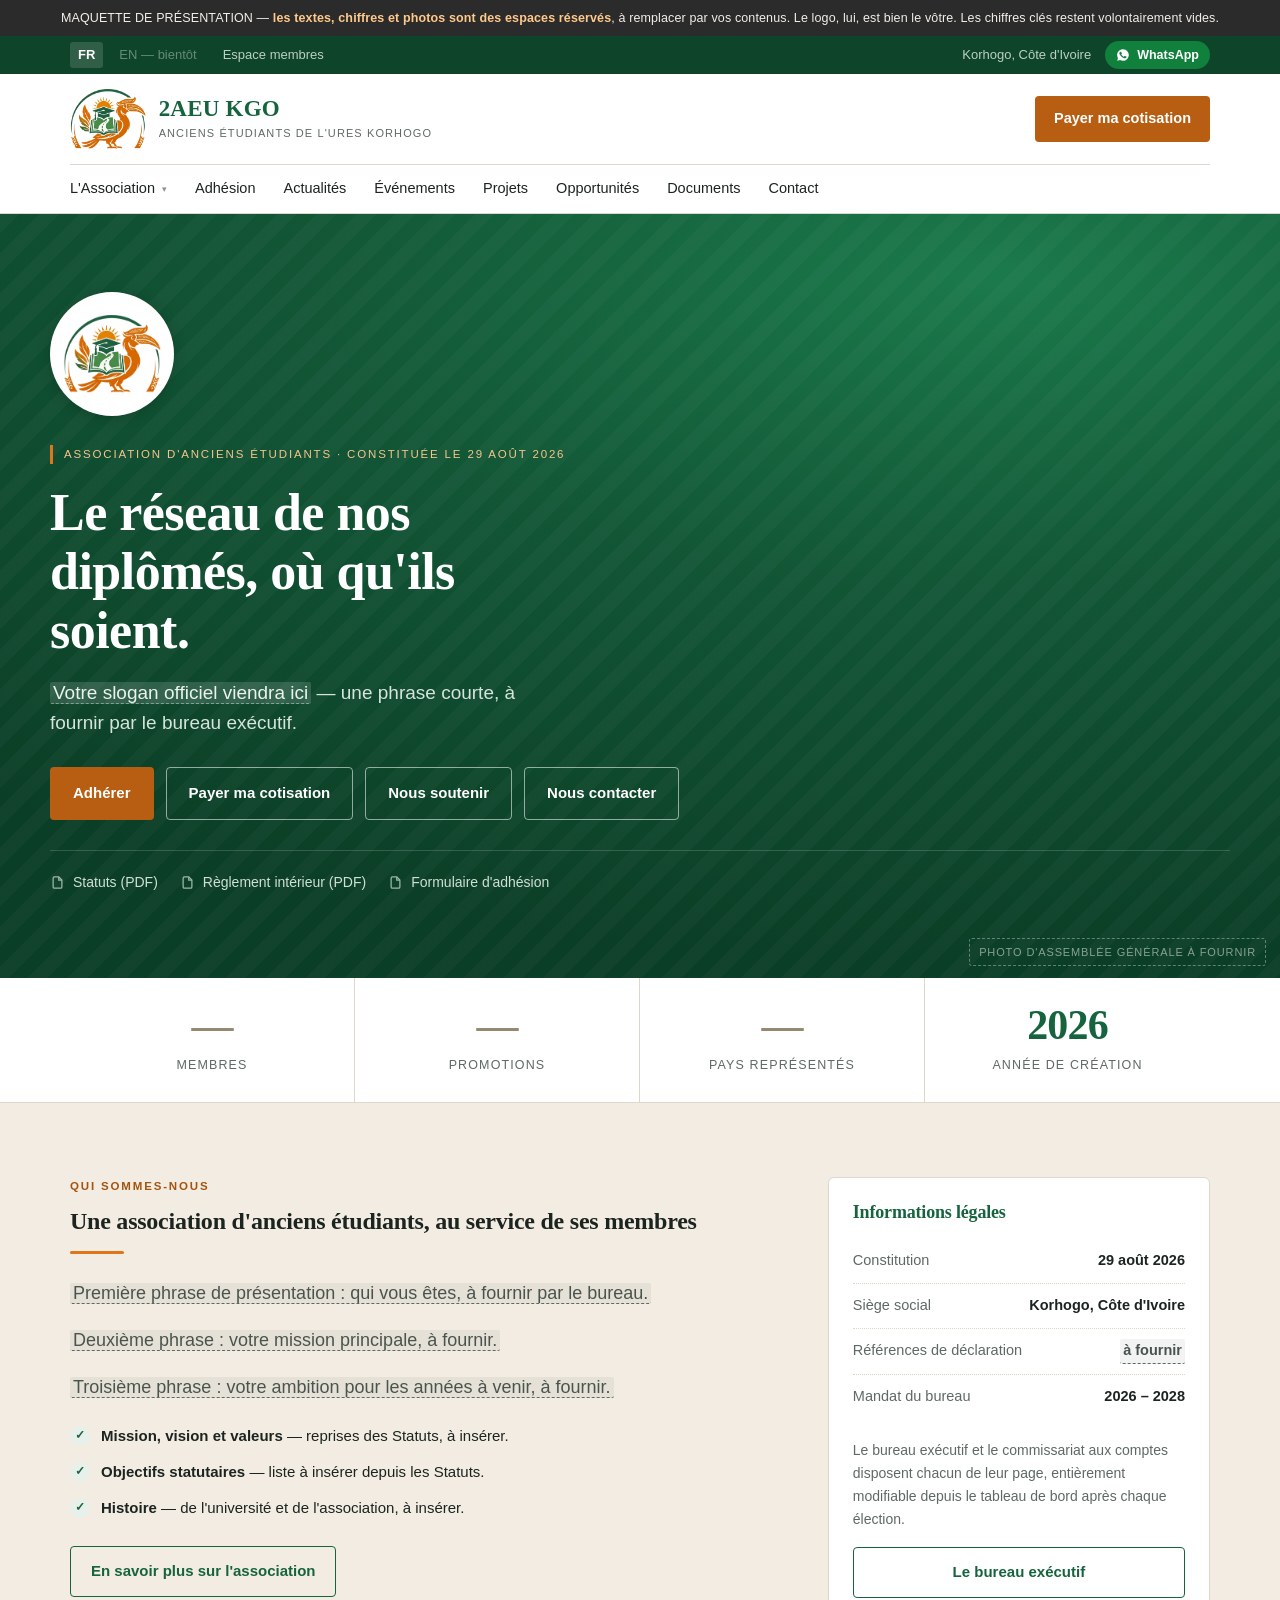
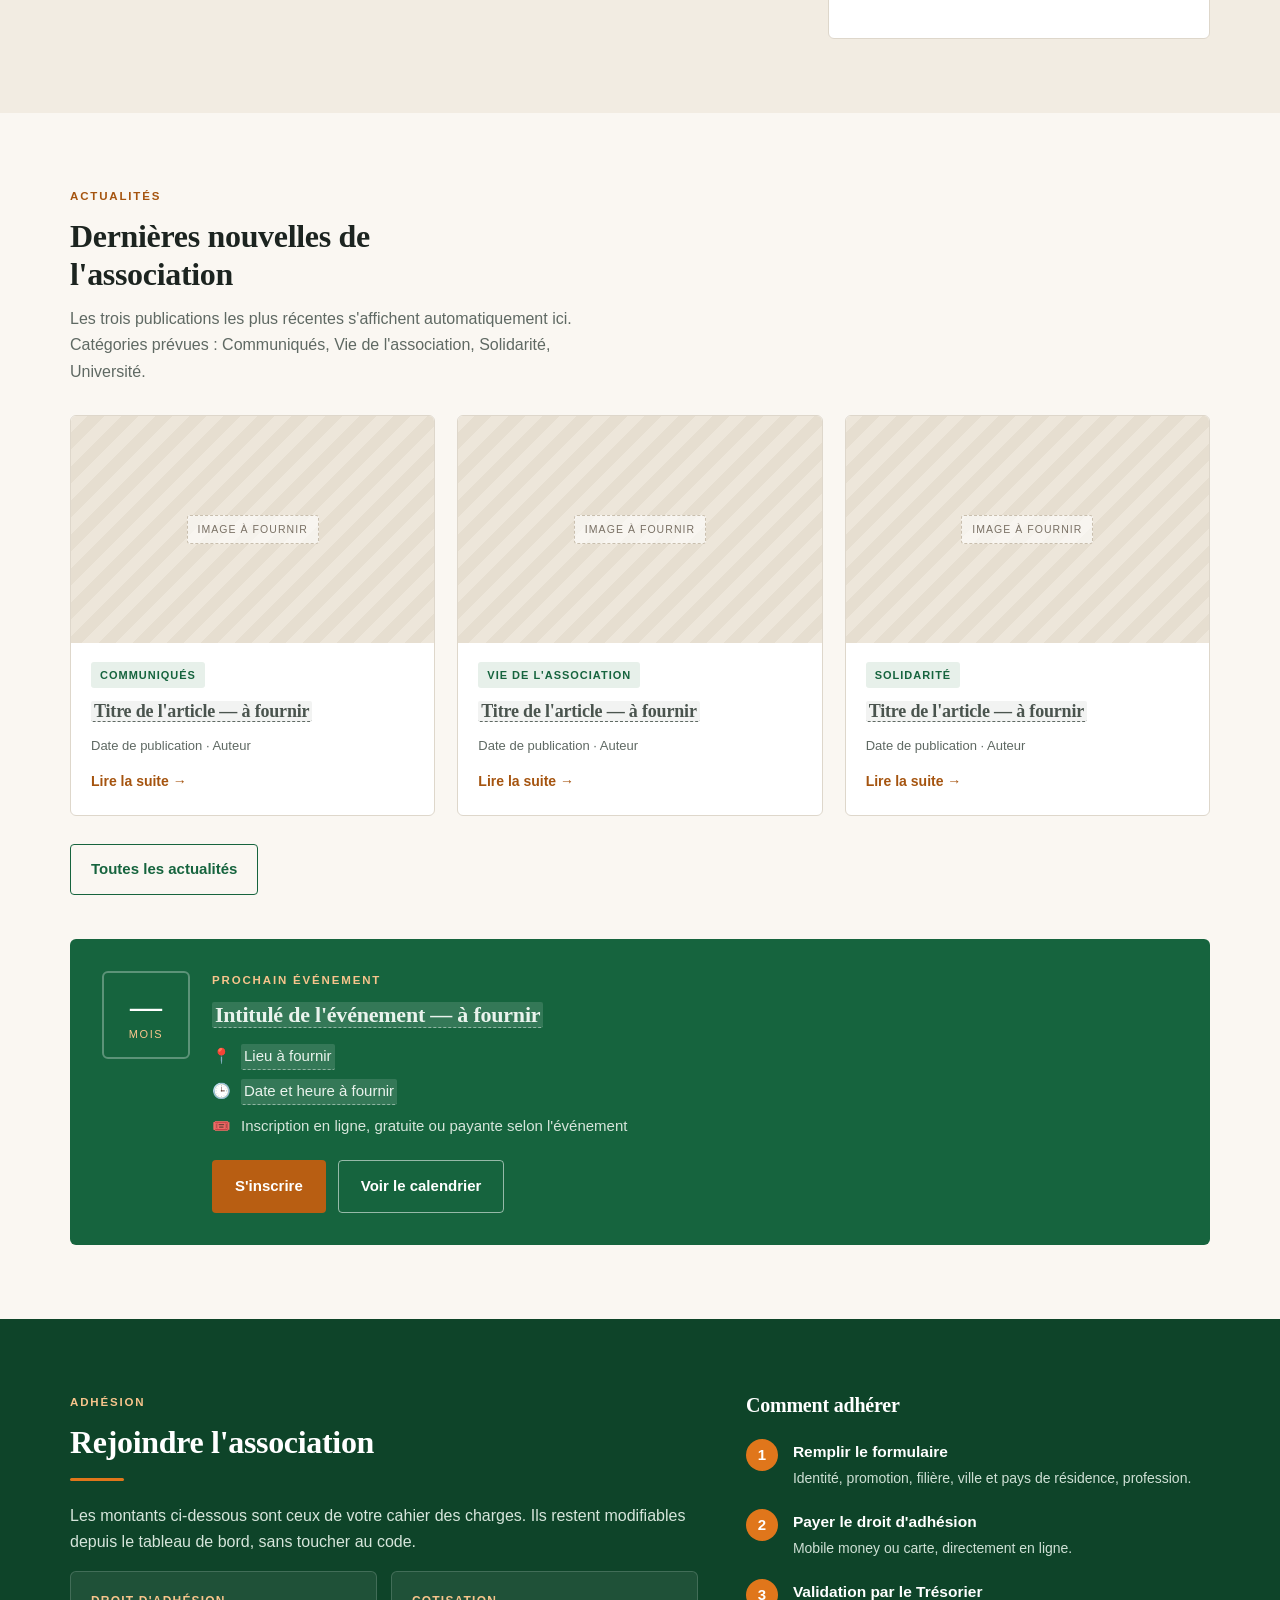
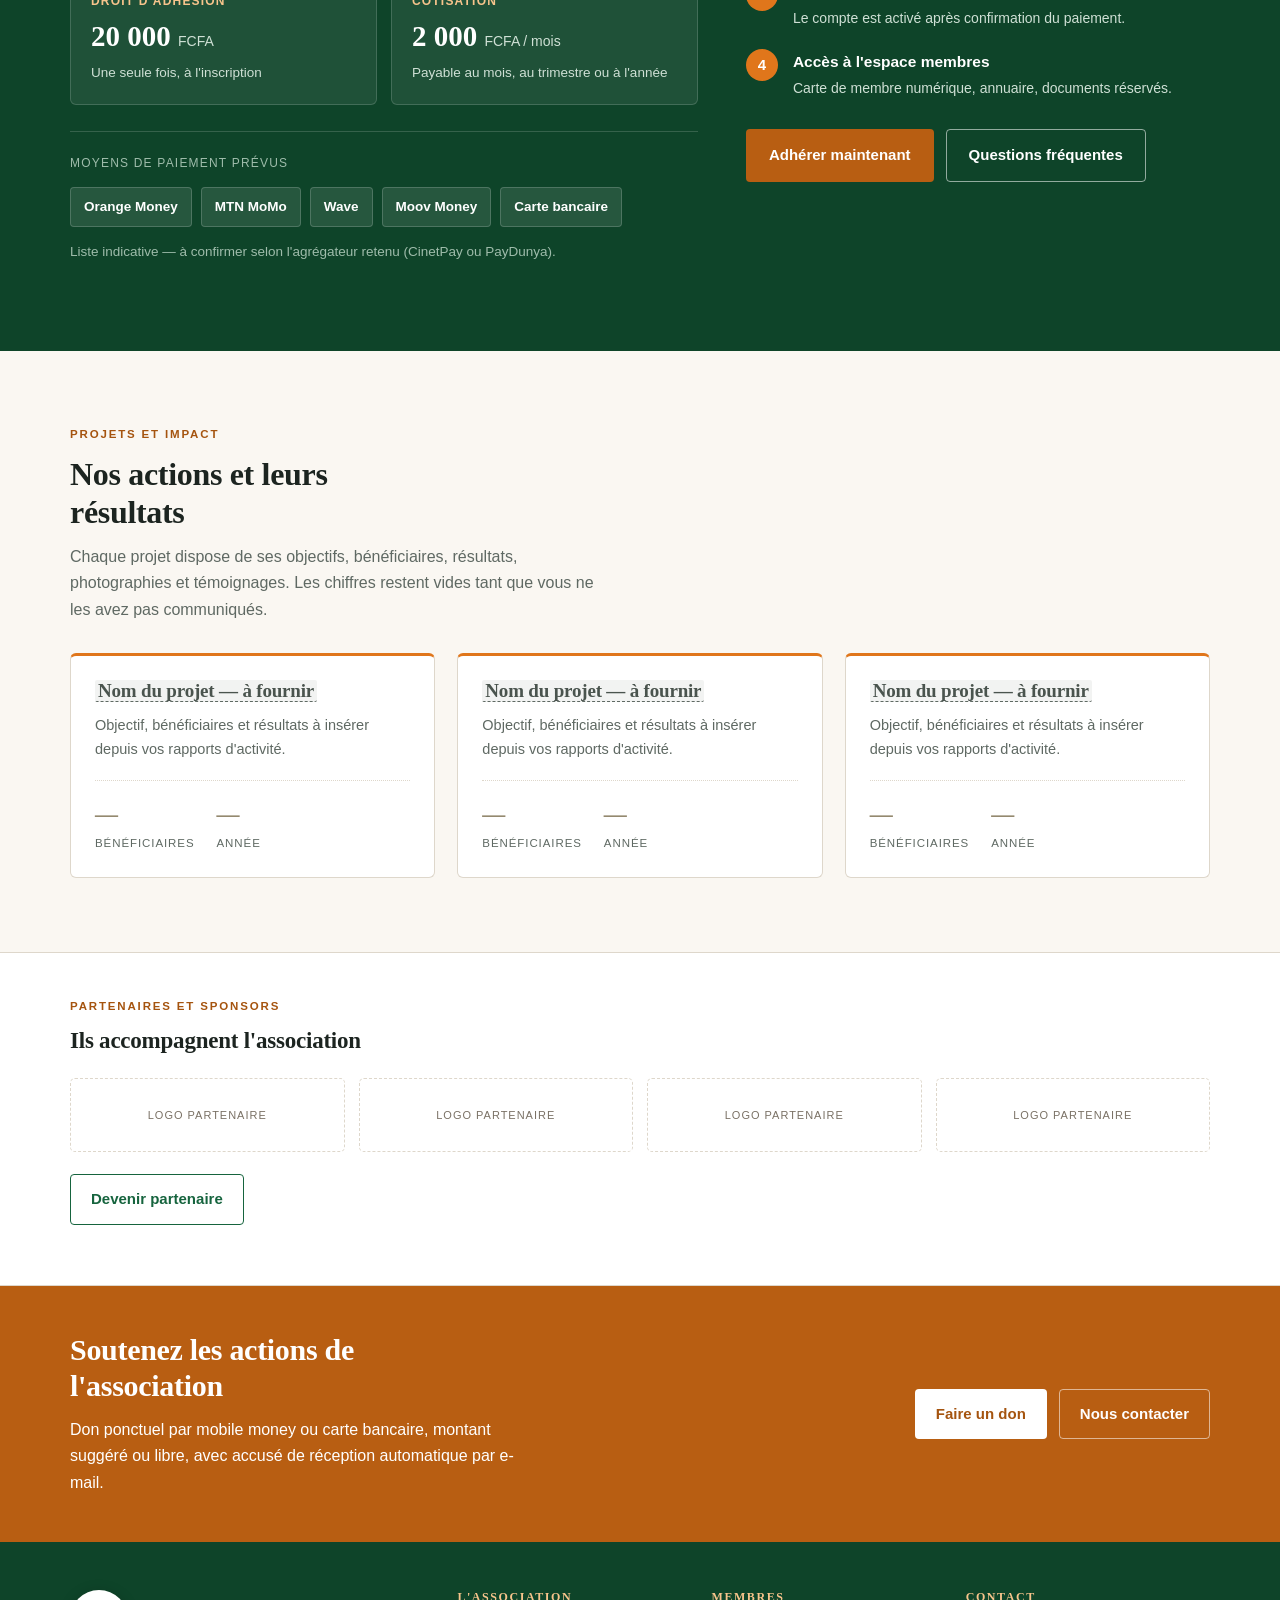
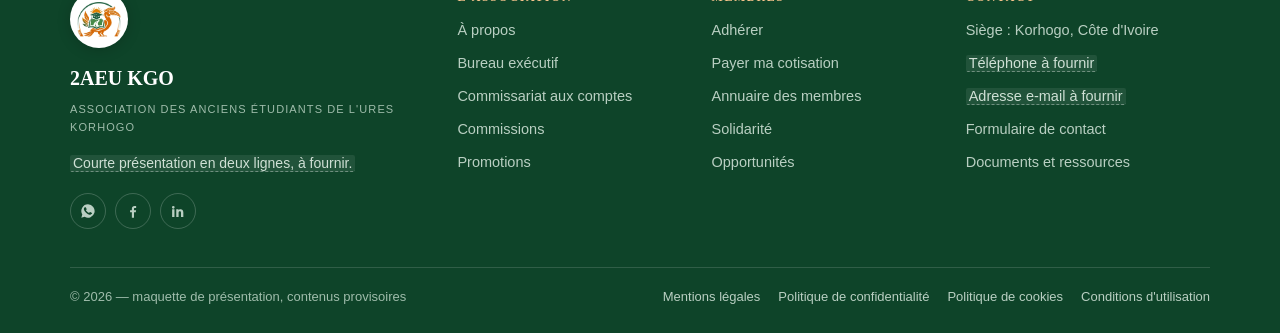
<file: index.html>
<!DOCTYPE html>
<html lang="fr">
<head>
<meta charset="utf-8">
<meta name="viewport" content="width=device-width, initial-scale=1">
<meta name="robots" content="noindex, nofollow">
<title>2AEU KGO — Maquette d'accueil</title>
<link rel="stylesheet" href="assets/style.css">
</head>
<body>

<div class="maquette-bar">
  MAQUETTE DE PRÉSENTATION — <b>les textes, chiffres et photos sont des espaces réservés</b>, à remplacer par vos contenus. Le logo, lui, est bien le vôtre. Les chiffres clés restent volontairement vides.
</div>

<div class="util">
  <div class="wrap">
    <div class="util-left">
      <div class="lang"><span class="on">FR</span><span class="off">EN — bientôt</span></div>
      <a href="#">Espace membres</a>
    </div>
    <div class="util-right">
      <a href="#">Korhogo, Côte d'Ivoire</a>
      <a class="wa" href="#">
        <svg width="14" height="14" viewBox="0 0 24 24" fill="currentColor"><path d="M12 2a10 10 0 0 0-8.6 15.1L2 22l5-1.3A10 10 0 1 0 12 2zm5.5 14.2c-.2.7-1.3 1.3-1.9 1.3-.5 0-1.1.2-3.6-.8-3-1.3-4.9-4.4-5-4.6-.2-.2-1.2-1.6-1.2-3s.7-2.1 1-2.4c.3-.3.6-.4.8-.4h.6c.2 0 .4 0 .7.5l1 2.3c.1.2.1.4 0 .6l-.4.6-.3.3c-.1.2-.3.3-.1.6.2.3.8 1.3 1.7 2.1 1.2 1 2.1 1.4 2.4 1.5.3.1.4.1.6-.1l.9-1c.2-.2.4-.2.6-.1l2.1 1c.3.2.5.2.6.4.1.1.1.6-.1 1.2z"/></svg>
        WhatsApp
      </a>
    </div>
  </div>
</div>

<header class="site">
  <div class="wrap">
    <a class="brand" href="#">
      <span class="seal"><img src="assets/logo-embleme.png" alt="Emblème 2AEU KGO"></span>
      <span class="brand-txt">
        <span class="brand-name">2AEU&nbsp;KGO</span>
        <span class="brand-sub">Anciens étudiants de l'URES Korhogo</span>
      </span>
    </a>

    <nav class="main">
      <ul>
        <li><a href="bureau.html">L'Association <span class="caret">▾</span></a></li>
        <li><a href="adhesion.html">Adhésion</a></li>
        <li><a href="#">Actualités</a></li>
        <li><a href="#">Événements</a></li>
        <li><a href="#">Projets</a></li>
        <li><a href="#">Opportunités</a></li>
        <li><a href="#">Documents</a></li>
        <li><a href="#">Contact</a></li>
      </ul>
    </nav>

    <a class="btn btn-or header-cta" href="adhesion.html#paiement">Payer ma cotisation</a>
    <button class="burger" aria-label="Menu"><i></i><i></i><i></i></button>
  </div>
</header>

<div class="hero">
  <div class="photo-slot"></div>
  <span class="photo-tag">Photo d'assemblée générale à fournir</span>
  <div class="wrap hero-inner">
    <span class="medaillon"><img src="assets/logo-embleme.png" alt="Emblème 2AEU KGO"></span>
    <span class="eyebrow">Association d'anciens étudiants · Constituée le 29 août 2026</span>
    <h1>Le réseau de nos diplômés, où qu'ils soient.</h1>
    <p class="slogan"><span class="ph">Votre slogan officiel viendra ici</span> — une phrase courte, à fournir par le bureau exécutif.</p>
    <div class="hero-actions">
      <a class="btn btn-or" href="adhesion.html">Adhérer</a>
      <a class="btn btn-ghost" href="adhesion.html#paiement">Payer ma cotisation</a>
      <a class="btn btn-ghost" href="#">Nous soutenir</a>
      <a class="btn btn-ghost" href="#">Nous contacter</a>
    </div>
    <div class="hero-links">
      <a href="#"><svg width="15" height="15" viewBox="0 0 24 24" fill="none" stroke="currentColor" stroke-width="2"><path d="M14 3H7a2 2 0 0 0-2 2v14a2 2 0 0 0 2 2h10a2 2 0 0 0 2-2V8z"/><path d="M14 3v5h5"/></svg> Statuts (PDF)</a>
      <a href="#"><svg width="15" height="15" viewBox="0 0 24 24" fill="none" stroke="currentColor" stroke-width="2"><path d="M14 3H7a2 2 0 0 0-2 2v14a2 2 0 0 0 2 2h10a2 2 0 0 0 2-2V8z"/><path d="M14 3v5h5"/></svg> Règlement intérieur (PDF)</a>
      <a href="#"><svg width="15" height="15" viewBox="0 0 24 24" fill="none" stroke="currentColor" stroke-width="2"><path d="M14 3H7a2 2 0 0 0-2 2v14a2 2 0 0 0 2 2h10a2 2 0 0 0 2-2V8z"/><path d="M14 3v5h5"/></svg> Formulaire d'adhésion</a>
    </div>
  </div>
</div>

<div class="chiffres">
  <div class="wrap">
    <div class="grid">
      <div class="chiffre"><div class="n vide">—</div><div class="l">Membres</div></div>
      <div class="chiffre"><div class="n vide">—</div><div class="l">Promotions</div></div>
      <div class="chiffre"><div class="n vide">—</div><div class="l">Pays représentés</div></div>
      <div class="chiffre"><div class="n">2026</div><div class="l">Année de création</div></div>
    </div>
  </div>
</div>

<section class="intro">
  <div class="wrap intro-grid">
    <div>
      <div class="sec-kicker">Qui sommes-nous</div>
      <h2>Une association d'anciens étudiants, au service de ses membres</h2>
      <div class="rule"></div>
      <p class="lead" style="margin-top:24px"><span class="ph">Première phrase de présentation : qui vous êtes, à fournir par le bureau.</span></p>
      <p class="lead"><span class="ph">Deuxième phrase : votre mission principale, à fournir.</span></p>
      <p class="lead"><span class="ph">Troisième phrase : votre ambition pour les années à venir, à fournir.</span></p>
      <ul class="valeurs">
        <li><span class="tick">✓</span><span><strong>Mission, vision et valeurs</strong> — reprises des Statuts, à insérer.</span></li>
        <li><span class="tick">✓</span><span><strong>Objectifs statutaires</strong> — liste à insérer depuis les Statuts.</span></li>
        <li><span class="tick">✓</span><span><strong>Histoire</strong> — de l'université et de l'association, à insérer.</span></li>
      </ul>
      <p style="margin-top:26px"><a class="btn btn-line" href="#">En savoir plus sur l'association</a></p>
    </div>
    <aside class="aside-card">
      <h3>Informations légales</h3>
      <ul class="legal-list">
        <li><span>Constitution</span><span>29 août 2026</span></li>
        <li><span>Siège social</span><span>Korhogo, Côte d'Ivoire</span></li>
        <li><span>Références de déclaration</span><span class="ph">à fournir</span></li>
        <li><span>Mandat du bureau</span><span>2026 – 2028</span></li>
      </ul>
      <p style="margin-top:20px;font-size:14px;color:var(--gris)">Le bureau exécutif et le commissariat aux comptes disposent chacun de leur page, entièrement modifiable depuis le tableau de bord après chaque élection.</p>
      <p style="margin-top:16px"><a class="btn btn-line" style="width:100%" href="bureau.html">Le bureau exécutif</a></p>
    </aside>
  </div>
</section>

<section>
  <div class="wrap">
    <div class="sec-head">
      <div class="sec-kicker">Actualités</div>
      <h2>Dernières nouvelles de l'association</h2>
      <p>Les trois publications les plus récentes s'affichent automatiquement ici. Catégories prévues : Communiqués, Vie de l'association, Solidarité, Université.</p>
    </div>
    <div class="news-grid">
      <article class="card">
        <div class="img"><span class="tag">Image à fournir</span></div>
        <div class="body">
          <span class="cat">Communiqués</span>
          <h3><span class="ph">Titre de l'article — à fournir</span></h3>
          <div class="meta">Date de publication · Auteur</div>
          <a class="more" href="#">Lire la suite →</a>
        </div>
      </article>
      <article class="card">
        <div class="img"><span class="tag">Image à fournir</span></div>
        <div class="body">
          <span class="cat">Vie de l'association</span>
          <h3><span class="ph">Titre de l'article — à fournir</span></h3>
          <div class="meta">Date de publication · Auteur</div>
          <a class="more" href="#">Lire la suite →</a>
        </div>
      </article>
      <article class="card">
        <div class="img"><span class="tag">Image à fournir</span></div>
        <div class="body">
          <span class="cat">Solidarité</span>
          <h3><span class="ph">Titre de l'article — à fournir</span></h3>
          <div class="meta">Date de publication · Auteur</div>
          <a class="more" href="#">Lire la suite →</a>
        </div>
      </article>
    </div>
    <div class="news-foot"><a class="btn btn-line" href="#">Toutes les actualités</a></div>

    <div class="event" style="margin-top:44px">
      <div class="datebox"><span class="d">—</span><span class="m">Mois</span></div>
      <div>
        <div class="kick">Prochain événement</div>
        <h3><span class="ph">Intitulé de l'événement — à fournir</span></h3>
        <div class="when">
          <div><span>📍</span><span class="ph">Lieu à fournir</span></div>
          <div><span>🕒</span><span class="ph">Date et heure à fournir</span></div>
          <div><span>🎟️</span><span>Inscription en ligne, gratuite ou payante selon l'événement</span></div>
        </div>
        <div class="hero-actions" style="margin-top:22px">
          <a class="btn btn-or" href="#">S'inscrire</a>
          <a class="btn btn-ghost" href="#">Voir le calendrier</a>
        </div>
      </div>
    </div>
  </div>
</section>

<section class="adhesion">
  <div class="wrap adh-grid">
    <div>
      <div class="sec-kicker">Adhésion</div>
      <h2>Rejoindre l'association</h2>
      <div class="rule"></div>
      <p style="margin-top:22px">Les montants ci-dessous sont ceux de votre cahier des charges. Ils restent modifiables depuis le tableau de bord, sans toucher au code.</p>
      <div class="tarifs">
        <div class="tarif">
          <div class="t">Droit d'adhésion</div>
          <div class="v">20 000 <small>FCFA</small></div>
          <div class="n">Une seule fois, à l'inscription</div>
        </div>
        <div class="tarif">
          <div class="t">Cotisation</div>
          <div class="v">2 000 <small>FCFA / mois</small></div>
          <div class="n">Payable au mois, au trimestre ou à l'année</div>
        </div>
      </div>
      <div class="paiement">
        <div class="lbl">Moyens de paiement prévus</div>
        <div class="moyens">
          <span class="moyen">Orange Money</span>
          <span class="moyen">MTN MoMo</span>
          <span class="moyen">Wave</span>
          <span class="moyen">Moov Money</span>
          <span class="moyen">Carte bancaire</span>
        </div>
        <p style="font-size:13.5px;margin-top:14px;color:#9FBCAB">Liste indicative — à confirmer selon l'agrégateur retenu (CinetPay ou PayDunya).</p>
      </div>
    </div>
    <div>
      <h3 style="color:#fff;font-size:20px;margin-bottom:22px">Comment adhérer</h3>
      <ol class="etapes">
        <li><div><strong>Remplir le formulaire</strong><span>Identité, promotion, filière, ville et pays de résidence, profession.</span></div></li>
        <li><div><strong>Payer le droit d'adhésion</strong><span>Mobile money ou carte, directement en ligne.</span></div></li>
        <li><div><strong>Validation par le Trésorier</strong><span>Le compte est activé après confirmation du paiement.</span></div></li>
        <li><div><strong>Accès à l'espace membres</strong><span>Carte de membre numérique, annuaire, documents réservés.</span></div></li>
      </ol>
      <div class="hero-actions" style="margin-top:28px">
        <a class="btn btn-or" href="adhesion.html">Adhérer maintenant</a>
        <a class="btn btn-ghost" href="#">Questions fréquentes</a>
      </div>
    </div>
  </div>
</section>

<section>
  <div class="wrap">
    <div class="sec-head">
      <div class="sec-kicker">Projets et impact</div>
      <h2>Nos actions et leurs résultats</h2>
      <p>Chaque projet dispose de ses objectifs, bénéficiaires, résultats, photographies et témoignages. Les chiffres restent vides tant que vous ne les avez pas communiqués.</p>
    </div>
    <div class="proj-grid">
      <article class="proj">
        <h3><span class="ph">Nom du projet — à fournir</span></h3>
        <p>Objectif, bénéficiaires et résultats à insérer depuis vos rapports d'activité.</p>
        <div class="kpi">
          <div><div class="n">—</div><div class="l">Bénéficiaires</div></div>
          <div><div class="n">—</div><div class="l">Année</div></div>
        </div>
      </article>
      <article class="proj">
        <h3><span class="ph">Nom du projet — à fournir</span></h3>
        <p>Objectif, bénéficiaires et résultats à insérer depuis vos rapports d'activité.</p>
        <div class="kpi">
          <div><div class="n">—</div><div class="l">Bénéficiaires</div></div>
          <div><div class="n">—</div><div class="l">Année</div></div>
        </div>
      </article>
      <article class="proj">
        <h3><span class="ph">Nom du projet — à fournir</span></h3>
        <p>Objectif, bénéficiaires et résultats à insérer depuis vos rapports d'activité.</p>
        <div class="kpi">
          <div><div class="n">—</div><div class="l">Bénéficiaires</div></div>
          <div><div class="n">—</div><div class="l">Année</div></div>
        </div>
      </article>
    </div>
  </div>
</section>

<div class="partenaires">
  <div class="wrap">
    <div class="sec-kicker">Partenaires et sponsors</div>
    <h2 style="font-size:23px">Ils accompagnent l'association</h2>
    <div class="logos">
      <div class="logo-slot">Logo partenaire</div>
      <div class="logo-slot">Logo partenaire</div>
      <div class="logo-slot">Logo partenaire</div>
      <div class="logo-slot">Logo partenaire</div>
    </div>
    <p style="margin-top:22px"><a class="btn btn-line" href="#">Devenir partenaire</a></p>
  </div>
</div>

<div class="bande">
  <div class="wrap">
    <div>
      <h2>Soutenez les actions de l'association</h2>
      <p>Don ponctuel par mobile money ou carte bancaire, montant suggéré ou libre, avec accusé de réception automatique par e-mail.</p>
    </div>
    <div class="acts">
      <a class="btn btn-white" href="#">Faire un don</a>
      <a class="btn btn-ghost" href="#">Nous contacter</a>
    </div>
  </div>
</div>

<footer class="site">
  <div class="wrap">
    <div class="f-grid">
      <div class="f-brand">
        <span class="medaillon"><img src="assets/logo-embleme.png" alt="Emblème 2AEU KGO"></span>
        <div style="font-family:var(--serif);font-size:20px;font-weight:700;color:#fff">2AEU KGO</div>
        <div style="font-size:11px;letter-spacing:.1em;text-transform:uppercase;margin-top:5px;color:#9FBCAB">Association des anciens étudiants de l'URES Korhogo</div>
        <p class="f-about"><span class="ph" style="background:rgba(255,255,255,.08);border-bottom-color:rgba(255,255,255,.35);color:#CFE0D5">Courte présentation en deux lignes, à fournir.</span></p>
        <div class="f-social">
          <a href="#" aria-label="WhatsApp"><svg width="16" height="16" viewBox="0 0 24 24" fill="currentColor"><path d="M12 2a10 10 0 0 0-8.6 15.1L2 22l5-1.3A10 10 0 1 0 12 2zm5.5 14.2c-.2.7-1.3 1.3-1.9 1.3-.5 0-1.1.2-3.6-.8-3-1.3-4.9-4.4-5-4.6-.2-.2-1.2-1.6-1.2-3s.7-2.1 1-2.4c.3-.3.6-.4.8-.4h.6c.2 0 .4 0 .7.5l1 2.3c.1.2.1.4 0 .6l-.4.6-.3.3c-.1.2-.3.3-.1.6.2.3.8 1.3 1.7 2.1 1.2 1 2.1 1.4 2.4 1.5.3.1.4.1.6-.1l.9-1c.2-.2.4-.2.6-.1l2.1 1c.3.2.5.2.6.4.1.1.1.6-.1 1.2z"/></svg></a>
          <a href="#" aria-label="Facebook"><svg width="16" height="16" viewBox="0 0 24 24" fill="currentColor"><path d="M13.5 22v-8h2.7l.4-3.1h-3.1V8.9c0-.9.25-1.5 1.55-1.5H16.7V4.6c-.3 0-1.3-.1-2.4-.1-2.4 0-4 1.45-4 4.1v2.3H7.6V14h2.7v8z"/></svg></a>
          <a href="#" aria-label="LinkedIn"><svg width="16" height="16" viewBox="0 0 24 24" fill="currentColor"><path d="M6.94 6.5a2 2 0 1 1-4 0 2 2 0 0 1 4 0zM3.2 21h3.5V9.2H3.2zm6.2 0h3.5v-6.4c0-1.7 1.1-2.2 1.9-2.2s1.7.6 1.7 2.2V21h3.5v-6.8c0-3.4-1.9-4.9-4-4.9-1.7 0-2.7.9-3.1 1.6V9.2H9.4z"/></svg></a>
        </div>
      </div>
      <div>
        <h4>L'association</h4>
        <ul>
          <li><a href="#">À propos</a></li>
          <li><a href="bureau.html">Bureau exécutif</a></li>
          <li><a href="#">Commissariat aux comptes</a></li>
          <li><a href="#">Commissions</a></li>
          <li><a href="#">Promotions</a></li>
        </ul>
      </div>
      <div>
        <h4>Membres</h4>
        <ul>
          <li><a href="adhesion.html">Adhérer</a></li>
          <li><a href="adhesion.html#paiement">Payer ma cotisation</a></li>
          <li><a href="#">Annuaire des membres</a></li>
          <li><a href="#">Solidarité</a></li>
          <li><a href="#">Opportunités</a></li>
        </ul>
      </div>
      <div>
        <h4>Contact</h4>
        <ul>
          <li>Siège : Korhogo, Côte d'Ivoire</li>
          <li><span class="ph" style="background:rgba(255,255,255,.08);border-bottom-color:rgba(255,255,255,.35);color:#CFE0D5">Téléphone à fournir</span></li>
          <li><span class="ph" style="background:rgba(255,255,255,.08);border-bottom-color:rgba(255,255,255,.35);color:#CFE0D5">Adresse e-mail à fournir</span></li>
          <li><a href="#">Formulaire de contact</a></li>
          <li><a href="#">Documents et ressources</a></li>
        </ul>
      </div>
    </div>
    <div class="f-bottom">
      <div>© 2026 — maquette de présentation, contenus provisoires</div>
      <ul>
        <li><a href="#">Mentions légales</a></li>
        <li><a href="#">Politique de confidentialité</a></li>
        <li><a href="#">Politique de cookies</a></li>
        <li><a href="#">Conditions d'utilisation</a></li>
      </ul>
    </div>
  </div>
</footer>

</body>
</html>
</file>
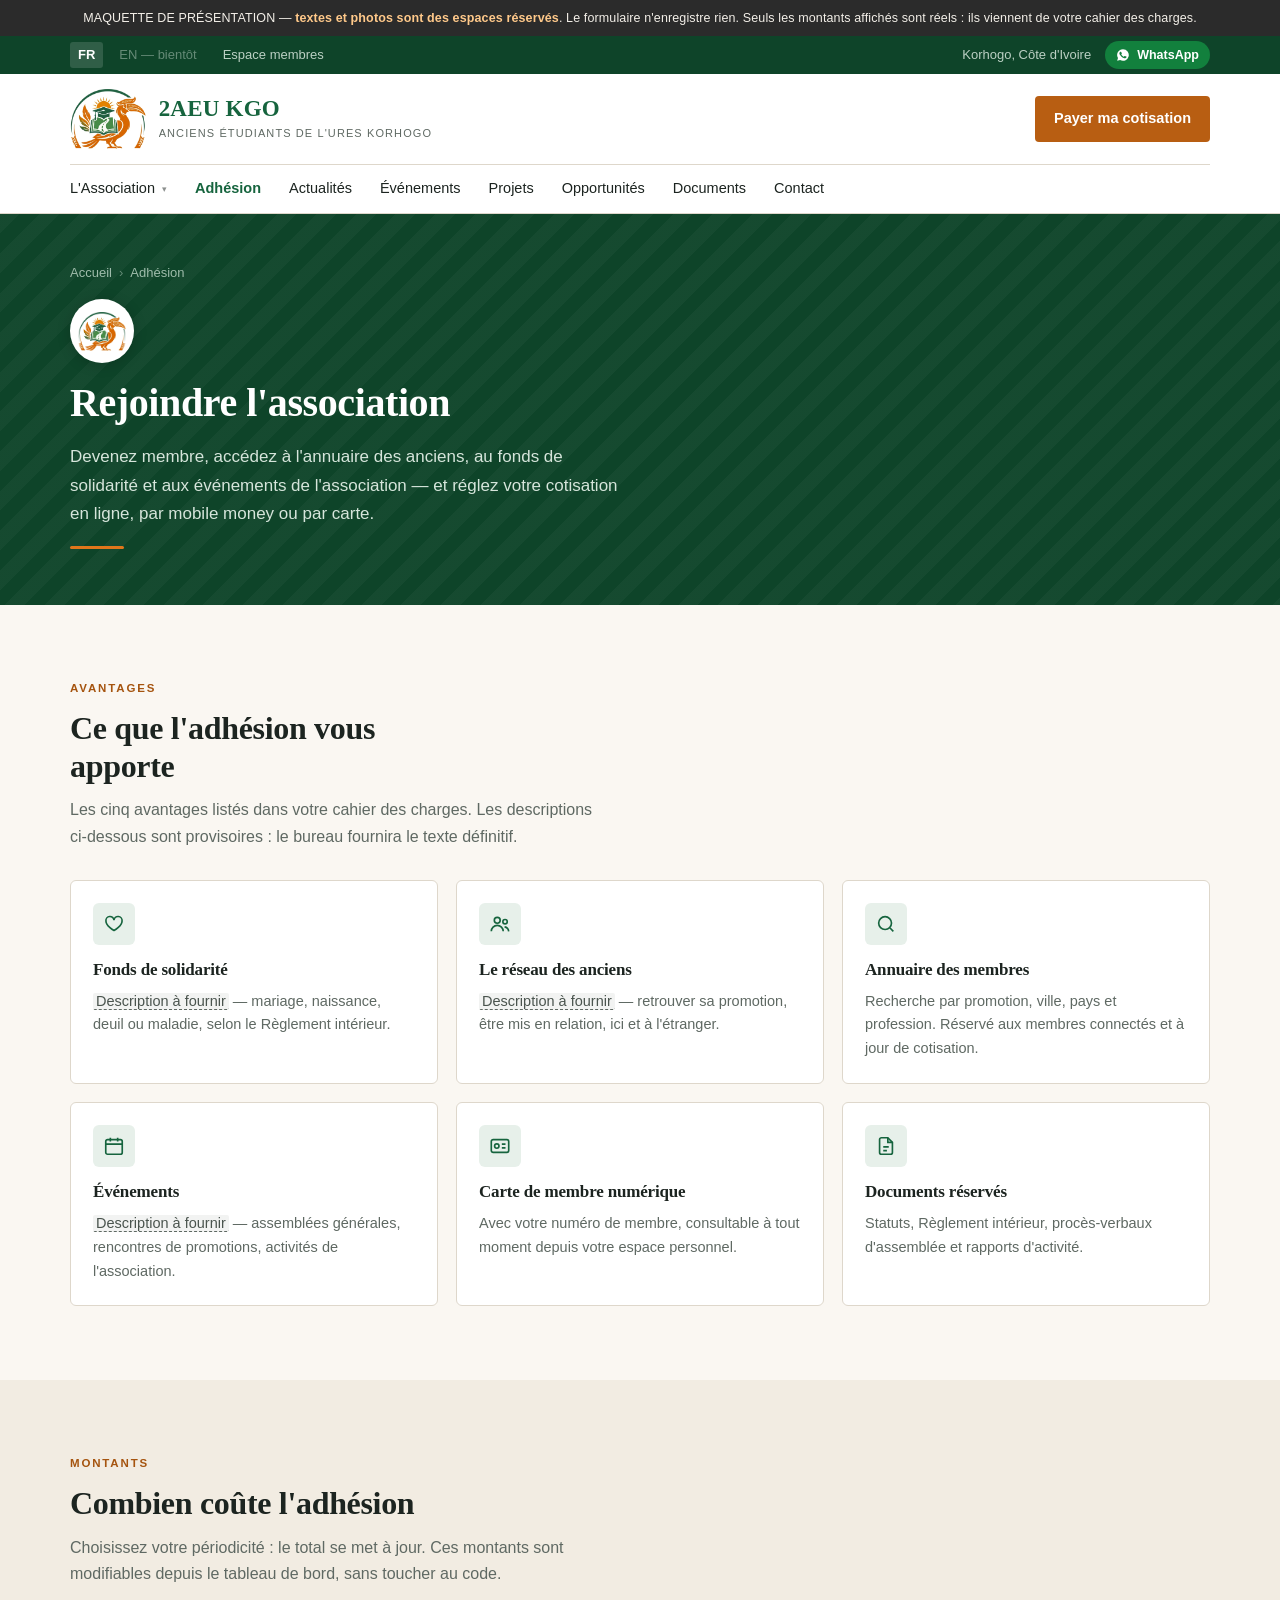
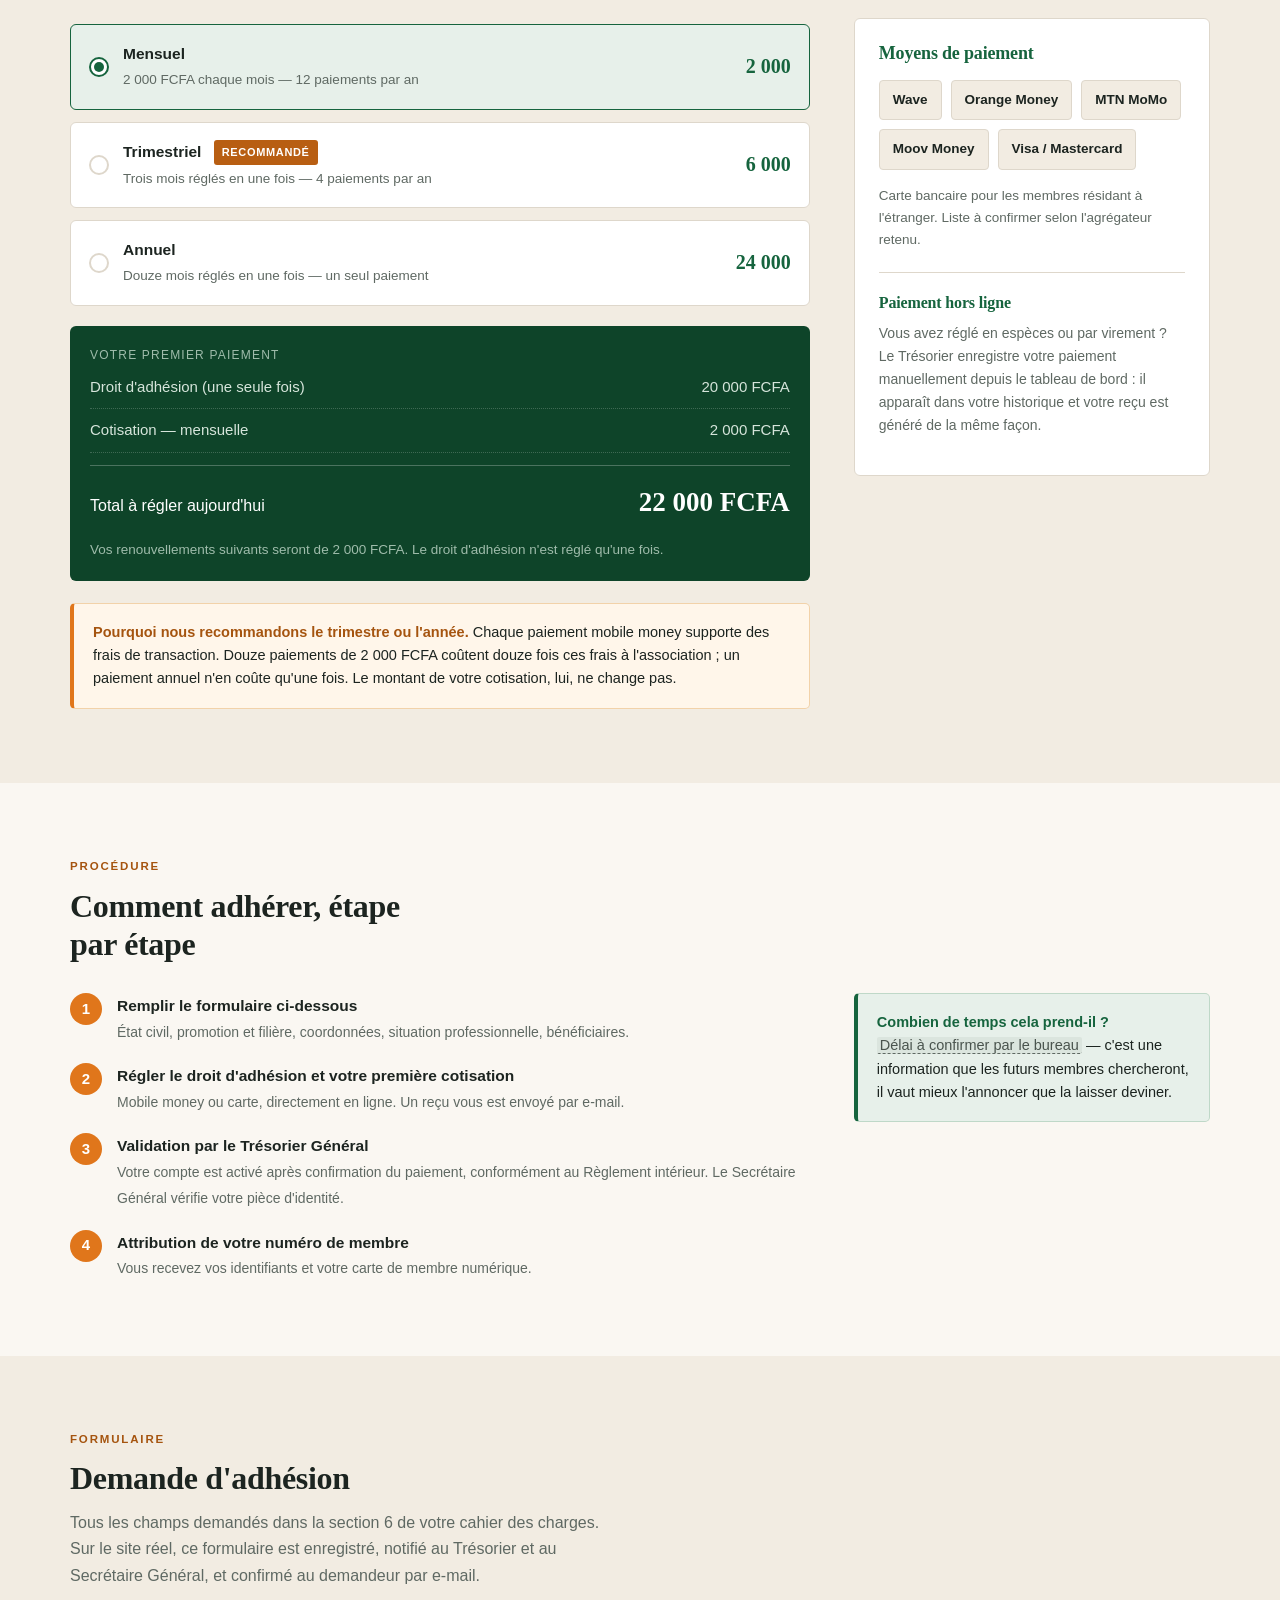
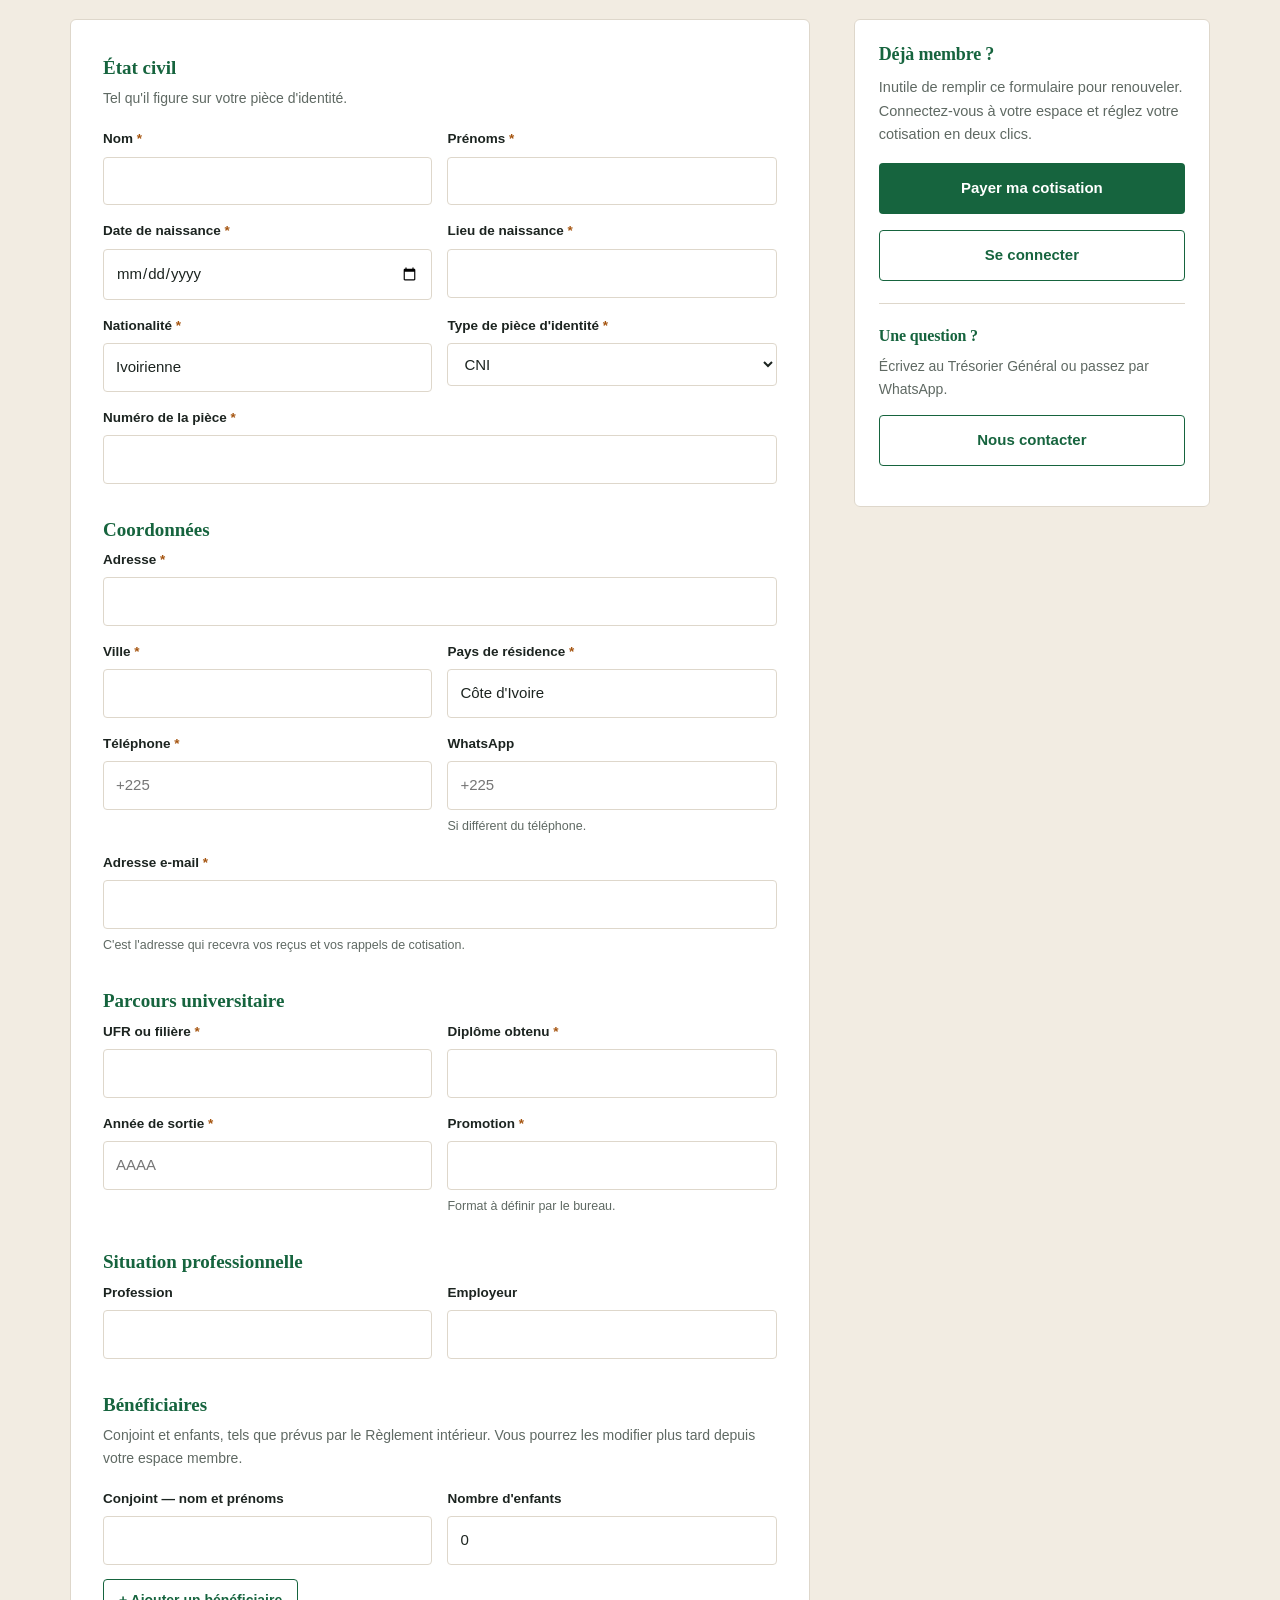
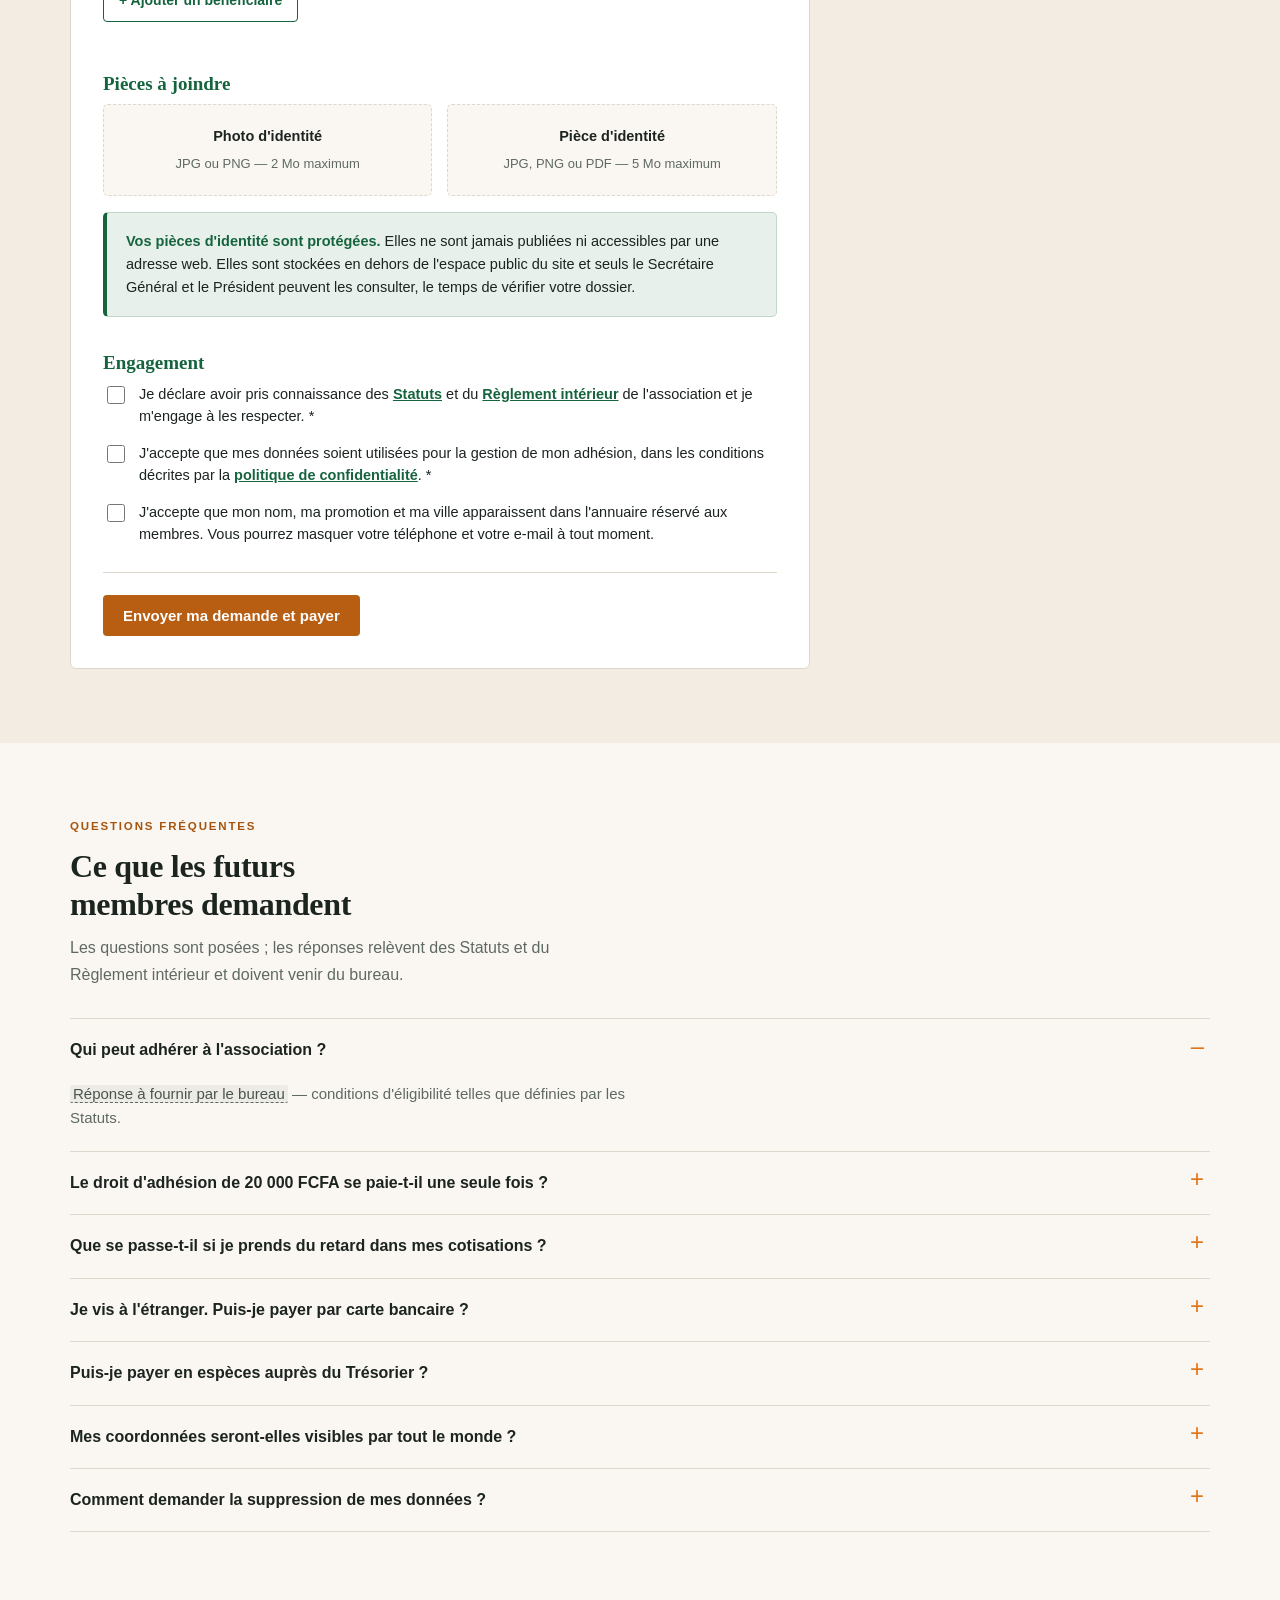
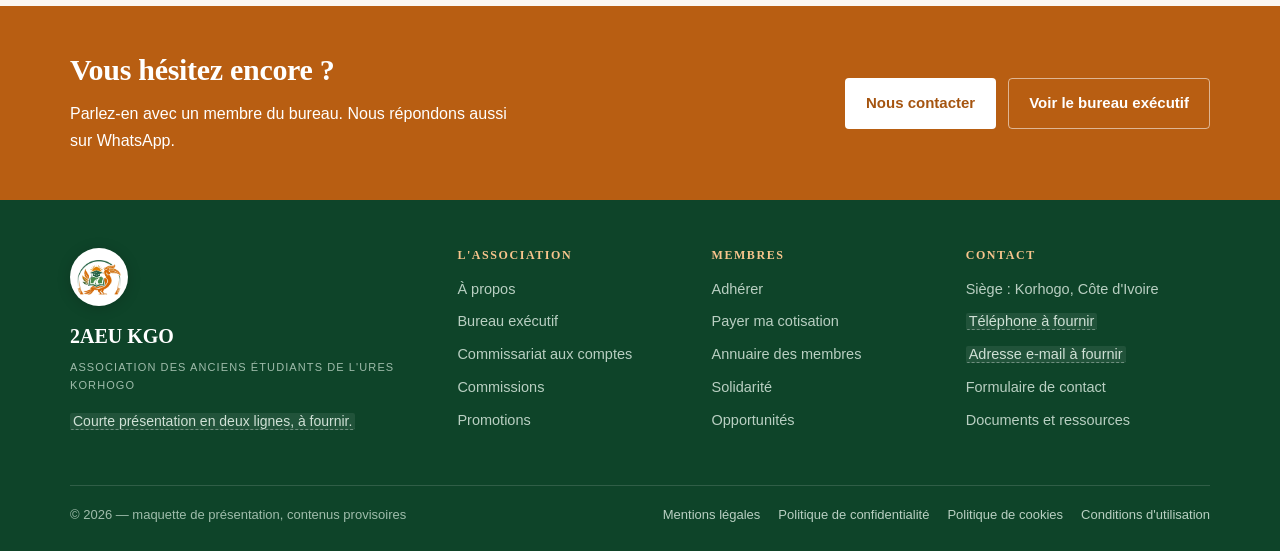
<file: adhesion.html>
<!DOCTYPE html>
<html lang="fr">
<head>
<meta charset="utf-8">
<meta name="viewport" content="width=device-width, initial-scale=1">
<meta name="robots" content="noindex, nofollow">
<title>Adhésion — 2AEU KGO</title>
<link rel="stylesheet" href="assets/style.css">
</head>
<body>

<div class="maquette-bar">
  MAQUETTE DE PRÉSENTATION — <b>textes et photos sont des espaces réservés</b>. Le formulaire n'enregistre rien. Seuls les montants affichés sont réels : ils viennent de votre cahier des charges.
</div>

<div class="util">
  <div class="wrap">
    <div class="util-left">
      <div class="lang"><span class="on">FR</span><span class="off">EN — bientôt</span></div>
      <a href="#">Espace membres</a>
    </div>
    <div class="util-right">
      <a href="#">Korhogo, Côte d'Ivoire</a>
      <a class="wa" href="#">
        <svg width="14" height="14" viewBox="0 0 24 24" fill="currentColor"><path d="M12 2a10 10 0 0 0-8.6 15.1L2 22l5-1.3A10 10 0 1 0 12 2zm5.5 14.2c-.2.7-1.3 1.3-1.9 1.3-.5 0-1.1.2-3.6-.8-3-1.3-4.9-4.4-5-4.6-.2-.2-1.2-1.6-1.2-3s.7-2.1 1-2.4c.3-.3.6-.4.8-.4h.6c.2 0 .4 0 .7.5l1 2.3c.1.2.1.4 0 .6l-.4.6-.3.3c-.1.2-.3.3-.1.6.2.3.8 1.3 1.7 2.1 1.2 1 2.1 1.4 2.4 1.5.3.1.4.1.6-.1l.9-1c.2-.2.4-.2.6-.1l2.1 1c.3.2.5.2.6.4.1.1.1.6-.1 1.2z"/></svg>
        WhatsApp
      </a>
    </div>
  </div>
</div>

<header class="site">
  <div class="wrap">
    <a class="brand" href="index.html">
      <span class="seal"><img src="assets/logo-embleme.png" alt="Emblème 2AEU KGO"></span>
      <span class="brand-txt">
        <span class="brand-name">2AEU&nbsp;KGO</span>
        <span class="brand-sub">Anciens étudiants de l'URES Korhogo</span>
      </span>
    </a>

    <nav class="main">
      <ul>
        <li><a href="bureau.html">L'Association <span class="caret">▾</span></a></li>
        <li><a href="adhesion.html" style="color:var(--vert);font-weight:700">Adhésion</a></li>
        <li><a href="#">Actualités</a></li>
        <li><a href="#">Événements</a></li>
        <li><a href="#">Projets</a></li>
        <li><a href="#">Opportunités</a></li>
        <li><a href="#">Documents</a></li>
        <li><a href="#">Contact</a></li>
      </ul>
    </nav>

    <a class="btn btn-or header-cta" href="#paiement">Payer ma cotisation</a>
    <button class="burger" aria-label="Menu"><i></i><i></i><i></i></button>
  </div>
</header>

<div class="page-hero">
  <div class="wrap">
    <div class="fil"><a href="index.html">Accueil</a><span>›</span>Adhésion</div>
    <span class="medaillon"><img src="assets/logo-embleme.png" alt="Emblème 2AEU KGO"></span>
    <h1>Rejoindre l'association</h1>
    <p class="chapo">Devenez membre, accédez à l'annuaire des anciens, au fonds de solidarité et aux événements de l'association — et réglez votre cotisation en ligne, par mobile money ou par carte.</p>
    <div class="rule"></div>
  </div>
</div>

<section>
  <div class="wrap">
    <div class="sec-head">
      <div class="sec-kicker">Avantages</div>
      <h2>Ce que l'adhésion vous apporte</h2>
      <p>Les cinq avantages listés dans votre cahier des charges. Les descriptions ci-dessous sont provisoires : le bureau fournira le texte définitif.</p>
    </div>
    <div class="av-grid">
      <div class="av">
        <div class="ico"><svg width="22" height="22" viewBox="0 0 24 24" fill="none" stroke="currentColor" stroke-width="1.8"><path d="M20.8 8.6c0 5.5-8.8 10.4-8.8 10.4S3.2 14.1 3.2 8.6a4.4 4.4 0 0 1 8.8-.8 4.4 4.4 0 0 1 8.8.8z"/></svg></div>
        <h3>Fonds de solidarité</h3>
        <p><span class="ph">Description à fournir</span> — mariage, naissance, deuil ou maladie, selon le Règlement intérieur.</p>
      </div>
      <div class="av">
        <div class="ico"><svg width="22" height="22" viewBox="0 0 24 24" fill="none" stroke="currentColor" stroke-width="1.8"><circle cx="9" cy="8" r="3.2"/><path d="M2.5 20a6.5 6.5 0 0 1 13 0"/><circle cx="17.5" cy="9.5" r="2.4"/><path d="M17 15.2a5.5 5.5 0 0 1 4.5 4.8"/></svg></div>
        <h3>Le réseau des anciens</h3>
        <p><span class="ph">Description à fournir</span> — retrouver sa promotion, être mis en relation, ici et à l'étranger.</p>
      </div>
      <div class="av">
        <div class="ico"><svg width="22" height="22" viewBox="0 0 24 24" fill="none" stroke="currentColor" stroke-width="1.8"><circle cx="11" cy="11" r="7"/><path d="M20 20l-3.6-3.6"/></svg></div>
        <h3>Annuaire des membres</h3>
        <p>Recherche par promotion, ville, pays et profession. Réservé aux membres connectés et à jour de cotisation.</p>
      </div>
      <div class="av">
        <div class="ico"><svg width="22" height="22" viewBox="0 0 24 24" fill="none" stroke="currentColor" stroke-width="1.8"><rect x="3" y="5" width="18" height="16" rx="2"/><path d="M3 10h18M8 3v4M16 3v4"/></svg></div>
        <h3>Événements</h3>
        <p><span class="ph">Description à fournir</span> — assemblées générales, rencontres de promotions, activités de l'association.</p>
      </div>
      <div class="av">
        <div class="ico"><svg width="22" height="22" viewBox="0 0 24 24" fill="none" stroke="currentColor" stroke-width="1.8"><rect x="2.5" y="5" width="19" height="14" rx="2"/><circle cx="8.5" cy="12" r="2.4"/><path d="M14 10h4M14 14h4"/></svg></div>
        <h3>Carte de membre numérique</h3>
        <p>Avec votre numéro de membre, consultable à tout moment depuis votre espace personnel.</p>
      </div>
      <div class="av">
        <div class="ico"><svg width="22" height="22" viewBox="0 0 24 24" fill="none" stroke="currentColor" stroke-width="1.8"><path d="M14 3H7a2 2 0 0 0-2 2v14a2 2 0 0 0 2 2h10a2 2 0 0 0 2-2V8z"/><path d="M14 3v5h5M9 13h6M9 17h4"/></svg></div>
        <h3>Documents réservés</h3>
        <p>Statuts, Règlement intérieur, procès-verbaux d'assemblée et rapports d'activité.</p>
      </div>
    </div>
  </div>
</section>

<section class="intro" id="paiement">
  <div class="wrap">
    <div class="sec-head">
      <div class="sec-kicker">Montants</div>
      <h2>Combien coûte l'adhésion</h2>
      <p>Choisissez votre périodicité : le total se met à jour. Ces montants sont modifiables depuis le tableau de bord, sans toucher au code.</p>
    </div>

    <div class="adh-cols">
      <div>
        <div class="freq">
          <label>
            <input type="radio" name="freq" value="1" checked>
            <span class="opt">
              <span class="dot"></span>
              <span class="txt"><b>Mensuel</b><span>2 000 FCFA chaque mois — 12 paiements par an</span></span>
              <span class="prix">2 000</span>
            </span>
          </label>
          <label>
            <input type="radio" name="freq" value="3">
            <span class="opt">
              <span class="dot"></span>
              <span class="txt"><b>Trimestriel <span class="badge-eco">Recommandé</span></b><span>Trois mois réglés en une fois — 4 paiements par an</span></span>
              <span class="prix">6 000</span>
            </span>
          </label>
          <label>
            <input type="radio" name="freq" value="12">
            <span class="opt">
              <span class="dot"></span>
              <span class="txt"><b>Annuel</b><span>Douze mois réglés en une fois — un seul paiement</span></span>
              <span class="prix">24 000</span>
            </span>
          </label>
        </div>

        <div class="total">
          <div class="l">Votre premier paiement</div>
          <div class="ligne"><span>Droit d'adhésion (une seule fois)</span><span>20 000 FCFA</span></div>
          <div class="ligne"><span>Cotisation — <span id="lib-freq">mensuelle</span></span><span id="mt-cot">2 000 FCFA</span></div>
          <div class="somme"><span>Total à régler aujourd'hui</span><b id="mt-total">22 000 FCFA</b></div>
          <p style="font-size:13.5px;color:#9FBCAB;margin:14px 0 0">Vos renouvellements suivants seront de <span id="mt-suite">2 000 FCFA</span>. Le droit d'adhésion n'est réglé qu'une fois.</p>
        </div>

        <div class="notice" style="margin-top:22px">
          <strong>Pourquoi nous recommandons le trimestre ou l'année.</strong> Chaque paiement mobile money supporte des frais de transaction. Douze paiements de 2 000 FCFA coûtent douze fois ces frais à l'association ; un paiement annuel n'en coûte qu'une fois. Le montant de votre cotisation, lui, ne change pas.
        </div>
      </div>

      <aside class="sticky-col">
        <div class="aside-card">
          <h3>Moyens de paiement</h3>
          <div class="moyens" style="margin-top:16px">
            <span class="moyen" style="background:var(--creme-2);border-color:var(--ligne);color:var(--encre)">Wave</span>
            <span class="moyen" style="background:var(--creme-2);border-color:var(--ligne);color:var(--encre)">Orange Money</span>
            <span class="moyen" style="background:var(--creme-2);border-color:var(--ligne);color:var(--encre)">MTN MoMo</span>
            <span class="moyen" style="background:var(--creme-2);border-color:var(--ligne);color:var(--encre)">Moov Money</span>
            <span class="moyen" style="background:var(--creme-2);border-color:var(--ligne);color:var(--encre)">Visa / Mastercard</span>
          </div>
          <p style="font-size:13.5px;color:var(--gris);margin-top:15px">Carte bancaire pour les membres résidant à l'étranger. Liste à confirmer selon l'agrégateur retenu.</p>
          <hr style="border:0;border-top:1px solid var(--ligne);margin:20px 0">
          <h3 style="font-size:16px">Paiement hors ligne</h3>
          <p style="font-size:14px;color:var(--gris);margin-top:10px">Vous avez réglé en espèces ou par virement ? Le Trésorier enregistre votre paiement manuellement depuis le tableau de bord : il apparaît dans votre historique et votre reçu est généré de la même façon.</p>
        </div>
      </aside>
    </div>
  </div>
</section>

<section>
  <div class="wrap">
    <div class="sec-head">
      <div class="sec-kicker">Procédure</div>
      <h2>Comment adhérer, étape par étape</h2>
    </div>
    <div class="adh-cols">
      <div>
        <ol class="etapes" style="color:var(--encre)">
          <li><div><strong>Remplir le formulaire ci-dessous</strong><span style="color:var(--gris)">État civil, promotion et filière, coordonnées, situation professionnelle, bénéficiaires.</span></div></li>
          <li><div><strong>Régler le droit d'adhésion et votre première cotisation</strong><span style="color:var(--gris)">Mobile money ou carte, directement en ligne. Un reçu vous est envoyé par e-mail.</span></div></li>
          <li><div><strong>Validation par le Trésorier Général</strong><span style="color:var(--gris)">Votre compte est activé après confirmation du paiement, conformément au Règlement intérieur. Le Secrétaire Général vérifie votre pièce d'identité.</span></div></li>
          <li><div><strong>Attribution de votre numéro de membre</strong><span style="color:var(--gris)">Vous recevez vos identifiants et votre carte de membre numérique.</span></div></li>
        </ol>
      </div>
      <aside>
        <div class="notice vert">
          <strong>Combien de temps cela prend-il ?</strong><br>
          <span class="ph">Délai à confirmer par le bureau</span> — c'est une information que les futurs membres chercheront, il vaut mieux l'annoncer que la laisser deviner.
        </div>
      </aside>
    </div>
  </div>
</section>

<section class="intro">
  <div class="wrap">
    <div class="sec-head">
      <div class="sec-kicker">Formulaire</div>
      <h2>Demande d'adhésion</h2>
      <p>Tous les champs demandés dans la section 6 de votre cahier des charges. Sur le site réel, ce formulaire est enregistré, notifié au Trésorier et au Secrétaire Général, et confirmé au demandeur par e-mail.</p>
    </div>

    <div class="adh-cols">
      <form class="form-card" id="adh" novalidate>
        <fieldset class="fs">
          <legend>État civil</legend>
          <p class="hint">Tel qu'il figure sur votre pièce d'identité.</p>
          <div class="fgrid">
            <div class="f"><label>Nom <span class="req">*</span></label><input type="text" autocomplete="family-name"></div>
            <div class="f"><label>Prénoms <span class="req">*</span></label><input type="text" autocomplete="given-name"></div>
            <div class="f"><label>Date de naissance <span class="req">*</span></label><input type="date"></div>
            <div class="f"><label>Lieu de naissance <span class="req">*</span></label><input type="text"></div>
            <div class="f"><label>Nationalité <span class="req">*</span></label><input type="text" value="Ivoirienne"></div>
            <div class="f">
              <label>Type de pièce d'identité <span class="req">*</span></label>
              <select><option>CNI</option><option>Passeport</option><option>Attestation d'identité</option><option>Carte consulaire</option><option>Titre de séjour</option></select>
            </div>
            <div class="f col2"><label>Numéro de la pièce <span class="req">*</span></label><input type="text"></div>
          </div>
        </fieldset>

        <fieldset class="fs">
          <legend>Coordonnées</legend>
          <div class="fgrid">
            <div class="f col2"><label>Adresse <span class="req">*</span></label><input type="text"></div>
            <div class="f"><label>Ville <span class="req">*</span></label><input type="text"></div>
            <div class="f"><label>Pays de résidence <span class="req">*</span></label><input type="text" value="Côte d'Ivoire"></div>
            <div class="f"><label>Téléphone <span class="req">*</span></label><input type="tel" placeholder="+225"></div>
            <div class="f"><label>WhatsApp</label><input type="tel" placeholder="+225"><span class="aide">Si différent du téléphone.</span></div>
            <div class="f col2"><label>Adresse e-mail <span class="req">*</span></label><input type="email"><span class="aide">C'est l'adresse qui recevra vos reçus et vos rappels de cotisation.</span></div>
          </div>
        </fieldset>

        <fieldset class="fs">
          <legend>Parcours universitaire</legend>
          <div class="fgrid">
            <div class="f"><label>UFR ou filière <span class="req">*</span></label><input type="text"></div>
            <div class="f"><label>Diplôme obtenu <span class="req">*</span></label><input type="text"></div>
            <div class="f"><label>Année de sortie <span class="req">*</span></label><input type="number" min="1990" max="2026" placeholder="AAAA"></div>
            <div class="f"><label>Promotion <span class="req">*</span></label><input type="text"><span class="aide">Format à définir par le bureau.</span></div>
          </div>
        </fieldset>

        <fieldset class="fs">
          <legend>Situation professionnelle</legend>
          <div class="fgrid">
            <div class="f"><label>Profession</label><input type="text"></div>
            <div class="f"><label>Employeur</label><input type="text"></div>
          </div>
        </fieldset>

        <fieldset class="fs">
          <legend>Bénéficiaires</legend>
          <p class="hint">Conjoint et enfants, tels que prévus par le Règlement intérieur. Vous pourrez les modifier plus tard depuis votre espace membre.</p>
          <div class="fgrid">
            <div class="f"><label>Conjoint — nom et prénoms</label><input type="text"></div>
            <div class="f"><label>Nombre d'enfants</label><input type="number" min="0" value="0"></div>
          </div>
          <p style="margin-top:14px"><a class="btn btn-line" href="#" onclick="return false" style="padding:9px 15px;font-size:14px">+ Ajouter un bénéficiaire</a></p>
        </fieldset>

        <fieldset class="fs">
          <legend>Pièces à joindre</legend>
          <div class="fgrid">
            <div class="f"><div class="upload"><div class="t">Photo d'identité</div><div class="s">JPG ou PNG — 2 Mo maximum</div></div></div>
            <div class="f"><div class="upload"><div class="t">Pièce d'identité</div><div class="s">JPG, PNG ou PDF — 5 Mo maximum</div></div></div>
          </div>
          <div class="notice vert" style="margin-top:16px">
            <strong>Vos pièces d'identité sont protégées.</strong> Elles ne sont jamais publiées ni accessibles par une adresse web. Elles sont stockées en dehors de l'espace public du site et seuls le Secrétaire Général et le Président peuvent les consulter, le temps de vérifier votre dossier.
          </div>
        </fieldset>

        <fieldset class="fs">
          <legend>Engagement</legend>
          <div class="check">
            <input type="checkbox" id="ok1">
            <label for="ok1" style="font-weight:400">Je déclare avoir pris connaissance des <a href="#" style="color:var(--vert);font-weight:600">Statuts</a> et du <a href="#" style="color:var(--vert);font-weight:600">Règlement intérieur</a> de l'association et je m'engage à les respecter. <span class="req">*</span></label>
          </div>
          <div class="check" style="margin-top:14px">
            <input type="checkbox" id="ok2">
            <label for="ok2" style="font-weight:400">J'accepte que mes données soient utilisées pour la gestion de mon adhésion, dans les conditions décrites par la <a href="#" style="color:var(--vert);font-weight:600">politique de confidentialité</a>. <span class="req">*</span></label>
          </div>
          <div class="check" style="margin-top:14px">
            <input type="checkbox" id="ok3">
            <label for="ok3" style="font-weight:400">J'accepte que mon nom, ma promotion et ma ville apparaissent dans l'annuaire réservé aux membres. Vous pourrez masquer votre téléphone et votre e-mail à tout moment.</label>
          </div>
        </fieldset>

        <div class="form-foot">
          <button class="btn btn-or" type="submit" style="border:0;cursor:pointer;font-family:inherit">Envoyer ma demande et payer</button>
          <div class="form-msg" id="msg">Maquette de présentation — le formulaire n'est pas actif et rien n'a été enregistré. Sur le site réel, vous seriez dirigé vers le paiement.</div>
        </div>
      </form>

      <aside class="sticky-col">
        <div class="aside-card">
          <h3>Déjà membre ?</h3>
          <p style="font-size:14.5px;color:var(--gris);margin-top:10px">Inutile de remplir ce formulaire pour renouveler. Connectez-vous à votre espace et réglez votre cotisation en deux clics.</p>
          <p style="margin-top:16px"><a class="btn btn-vert" style="width:100%" href="#">Payer ma cotisation</a></p>
          <p style="margin-top:10px"><a class="btn btn-line" style="width:100%" href="#">Se connecter</a></p>
          <hr style="border:0;border-top:1px solid var(--ligne);margin:22px 0">
          <h3 style="font-size:16px">Une question ?</h3>
          <p style="font-size:14px;color:var(--gris);margin-top:10px">Écrivez au Trésorier Général ou passez par WhatsApp.</p>
          <p style="margin-top:14px"><a class="btn btn-line" style="width:100%" href="#">Nous contacter</a></p>
        </div>
      </aside>
    </div>
  </div>
</section>

<section>
  <div class="wrap">
    <div class="sec-head">
      <div class="sec-kicker">Questions fréquentes</div>
      <h2>Ce que les futurs membres demandent</h2>
      <p>Les questions sont posées ; les réponses relèvent des Statuts et du Règlement intérieur et doivent venir du bureau.</p>
    </div>
    <div class="faq">
      <details open>
        <summary>Qui peut adhérer à l'association ?</summary>
        <div class="rep"><span class="ph">Réponse à fournir par le bureau</span> — conditions d'éligibilité telles que définies par les Statuts.</div>
      </details>
      <details>
        <summary>Le droit d'adhésion de 20 000 FCFA se paie-t-il une seule fois ?</summary>
        <div class="rep">Oui. Il est dû une fois, à l'inscription. Ensuite, seule la cotisation de 2 000 FCFA par mois reste due, que vous réglez au mois, au trimestre ou à l'année.</div>
      </details>
      <details>
        <summary>Que se passe-t-il si je prends du retard dans mes cotisations ?</summary>
        <div class="rep"><span class="ph">Réponse à fournir par le bureau</span> — le Règlement intérieur prévoit ce point. Techniquement, le site affiche votre statut « à jour » ou « en retard » et vous envoie des rappels automatiques avant échéance.</div>
      </details>
      <details>
        <summary>Je vis à l'étranger. Puis-je payer par carte bancaire ?</summary>
        <div class="rep">Oui. Visa et Mastercard sont acceptées au même titre que le mobile money, et le montant reste identique.</div>
      </details>
      <details>
        <summary>Puis-je payer en espèces auprès du Trésorier ?</summary>
        <div class="rep">Oui. Le Trésorier enregistre alors votre paiement manuellement : il apparaît dans votre historique et votre reçu est généré comme pour un paiement en ligne.</div>
      </details>
      <details>
        <summary>Mes coordonnées seront-elles visibles par tout le monde ?</summary>
        <div class="rep">Non. L'annuaire est réservé aux membres connectés, et vous pouvez masquer votre téléphone et votre adresse e-mail depuis votre espace personnel. Votre pièce d'identité, elle, n'est jamais visible par les autres membres.</div>
      </details>
      <details>
        <summary>Comment demander la suppression de mes données ?</summary>
        <div class="rep">Une procédure est prévue : vous en faites la demande depuis votre espace ou auprès du Secrétaire Général, et vos données personnelles sont supprimées. <span class="ph">Délai et modalités à confirmer par le bureau.</span></div>
      </details>
    </div>
  </div>
</section>

<div class="bande">
  <div class="wrap">
    <div>
      <h2>Vous hésitez encore ?</h2>
      <p>Parlez-en avec un membre du bureau. Nous répondons aussi sur WhatsApp.</p>
    </div>
    <div class="acts">
      <a class="btn btn-white" href="#">Nous contacter</a>
      <a class="btn btn-ghost" href="bureau.html">Voir le bureau exécutif</a>
    </div>
  </div>
</div>

<footer class="site">
  <div class="wrap">
    <div class="f-grid">
      <div class="f-brand">
        <span class="medaillon"><img src="assets/logo-embleme.png" alt="Emblème 2AEU KGO"></span>
        <div style="font-family:var(--serif);font-size:20px;font-weight:700;color:#fff">2AEU KGO</div>
        <div style="font-size:11px;letter-spacing:.1em;text-transform:uppercase;margin-top:5px;color:#9FBCAB">Association des anciens étudiants de l'URES Korhogo</div>
        <p class="f-about"><span class="ph" style="background:rgba(255,255,255,.08);border-bottom-color:rgba(255,255,255,.35);color:#CFE0D5">Courte présentation en deux lignes, à fournir.</span></p>
      </div>
      <div>
        <h4>L'association</h4>
        <ul>
          <li><a href="#">À propos</a></li>
          <li><a href="bureau.html">Bureau exécutif</a></li>
          <li><a href="#">Commissariat aux comptes</a></li>
          <li><a href="#">Commissions</a></li>
          <li><a href="#">Promotions</a></li>
        </ul>
      </div>
      <div>
        <h4>Membres</h4>
        <ul>
          <li><a href="adhesion.html">Adhérer</a></li>
          <li><a href="#">Payer ma cotisation</a></li>
          <li><a href="#">Annuaire des membres</a></li>
          <li><a href="#">Solidarité</a></li>
          <li><a href="#">Opportunités</a></li>
        </ul>
      </div>
      <div>
        <h4>Contact</h4>
        <ul>
          <li>Siège : Korhogo, Côte d'Ivoire</li>
          <li><span class="ph" style="background:rgba(255,255,255,.08);border-bottom-color:rgba(255,255,255,.35);color:#CFE0D5">Téléphone à fournir</span></li>
          <li><span class="ph" style="background:rgba(255,255,255,.08);border-bottom-color:rgba(255,255,255,.35);color:#CFE0D5">Adresse e-mail à fournir</span></li>
          <li><a href="#">Formulaire de contact</a></li>
          <li><a href="#">Documents et ressources</a></li>
        </ul>
      </div>
    </div>
    <div class="f-bottom">
      <div>© 2026 — maquette de présentation, contenus provisoires</div>
      <ul>
        <li><a href="#">Mentions légales</a></li>
        <li><a href="#">Politique de confidentialité</a></li>
        <li><a href="#">Politique de cookies</a></li>
        <li><a href="#">Conditions d'utilisation</a></li>
      </ul>
    </div>
  </div>
</footer>

<script>
(function(){
  var DROIT=20000, MOIS=2000;
  var libelles={1:"mensuelle",3:"trimestrielle",12:"annuelle"};
  function fmt(n){return n.toLocaleString("fr-FR").replace(/ | /g," ")+" FCFA";}
  function maj(){
    var v=parseInt(document.querySelector('input[name=freq]:checked').value,10);
    var cot=MOIS*v;
    document.getElementById("lib-freq").textContent=libelles[v];
    document.getElementById("mt-cot").textContent=fmt(cot);
    document.getElementById("mt-total").textContent=fmt(DROIT+cot);
    document.getElementById("mt-suite").textContent=fmt(cot);
  }
  Array.prototype.forEach.call(document.querySelectorAll('input[name=freq]'),function(r){r.addEventListener("change",maj);});
  maj();
  document.getElementById("adh").addEventListener("submit",function(e){
    e.preventDefault();
    document.getElementById("msg").classList.add("on");
  });
})();
</script>
</body>
</html>
</file>
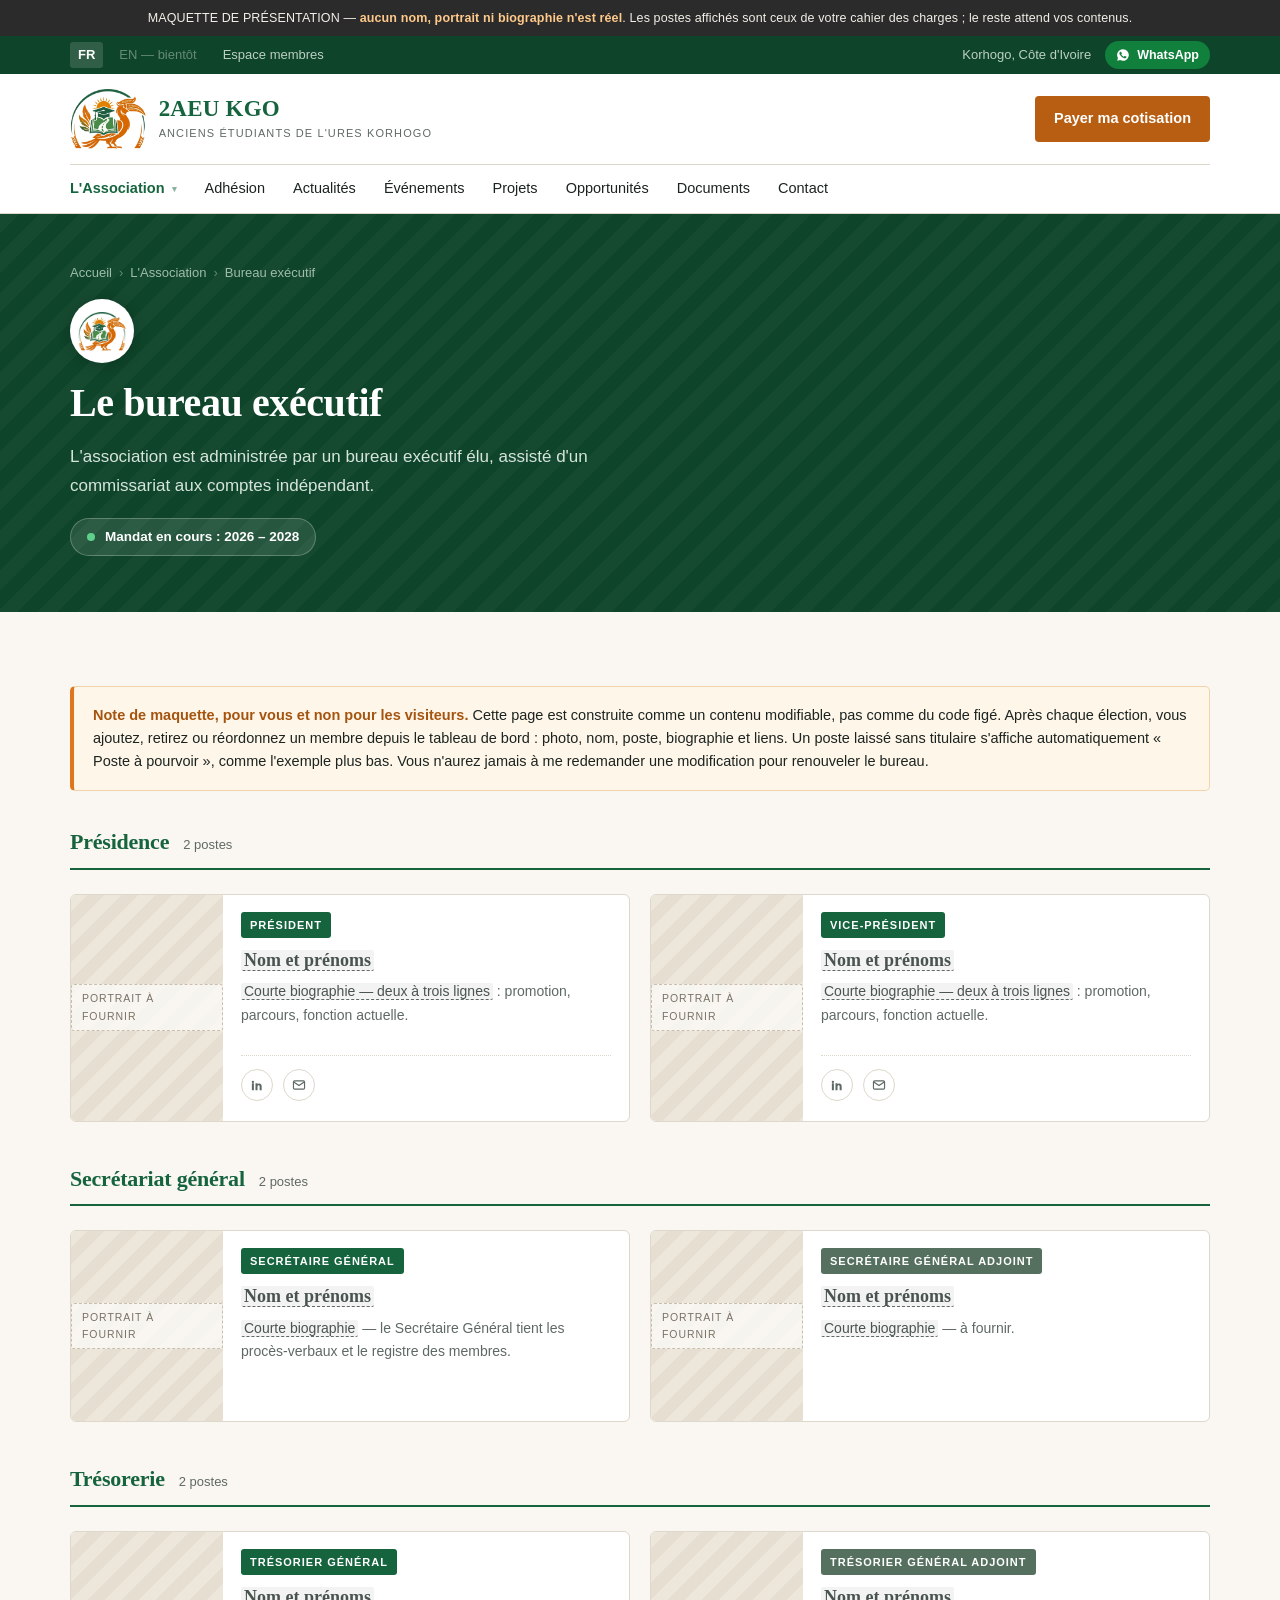
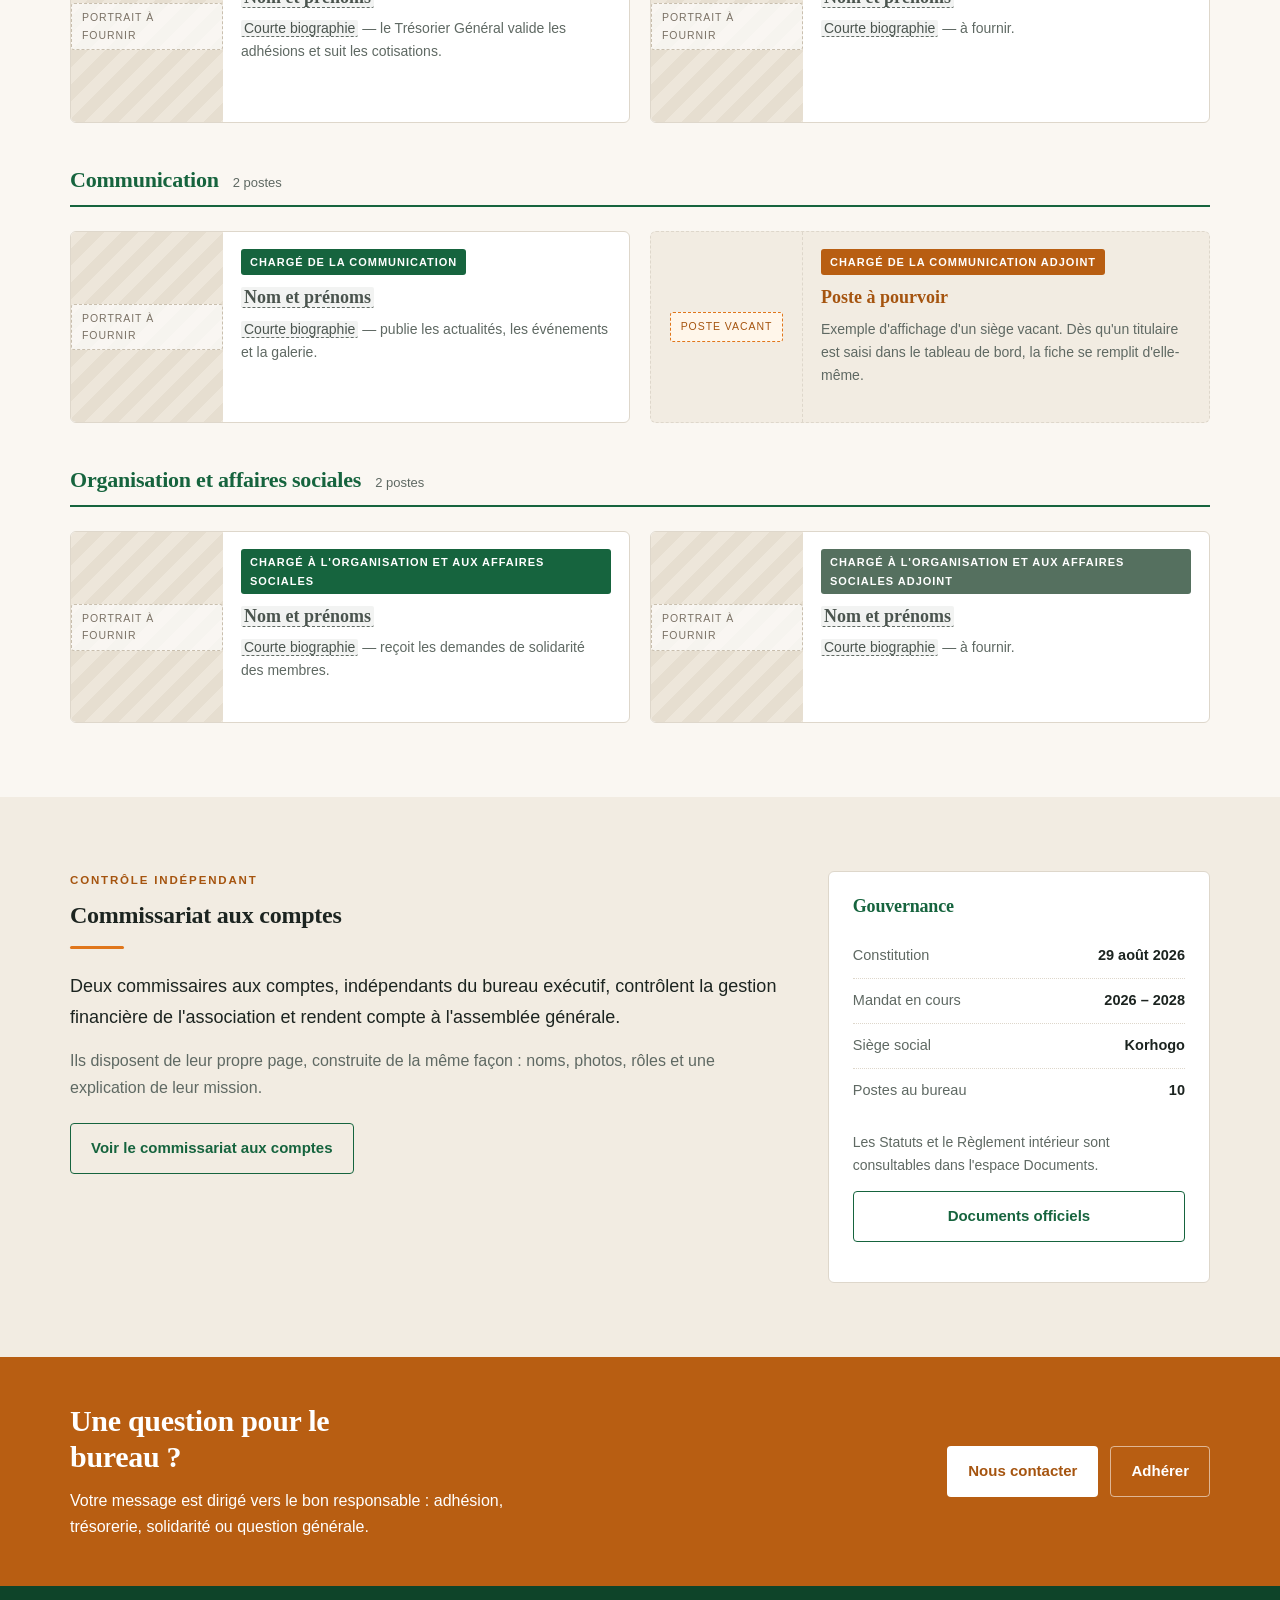
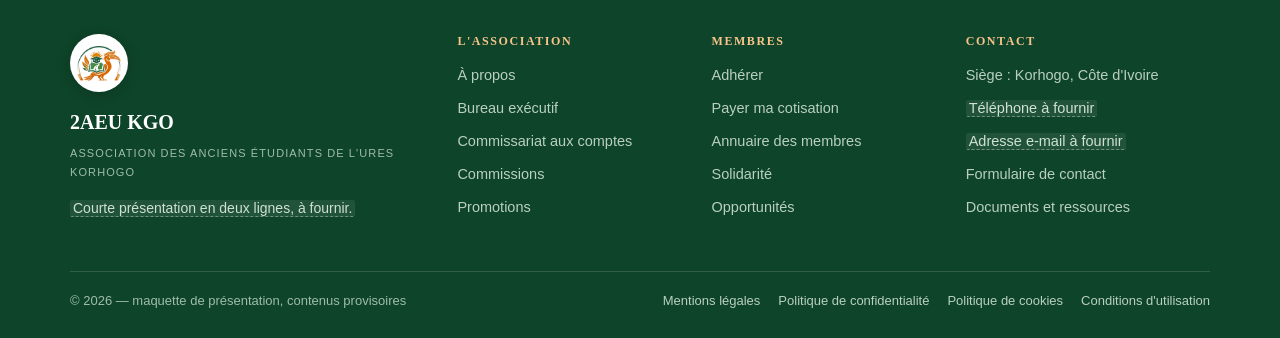
<file: bureau.html>
<!DOCTYPE html>
<html lang="fr">
<head>
<meta charset="utf-8">
<meta name="viewport" content="width=device-width, initial-scale=1">
<meta name="robots" content="noindex, nofollow">
<title>Bureau exécutif — 2AEU KGO</title>
<link rel="stylesheet" href="assets/style.css">
</head>
<body>

<div class="maquette-bar">
  MAQUETTE DE PRÉSENTATION — <b>aucun nom, portrait ni biographie n'est réel</b>. Les postes affichés sont ceux de votre cahier des charges ; le reste attend vos contenus.
</div>

<div class="util">
  <div class="wrap">
    <div class="util-left">
      <div class="lang"><span class="on">FR</span><span class="off">EN — bientôt</span></div>
      <a href="#">Espace membres</a>
    </div>
    <div class="util-right">
      <a href="#">Korhogo, Côte d'Ivoire</a>
      <a class="wa" href="#">
        <svg width="14" height="14" viewBox="0 0 24 24" fill="currentColor"><path d="M12 2a10 10 0 0 0-8.6 15.1L2 22l5-1.3A10 10 0 1 0 12 2zm5.5 14.2c-.2.7-1.3 1.3-1.9 1.3-.5 0-1.1.2-3.6-.8-3-1.3-4.9-4.4-5-4.6-.2-.2-1.2-1.6-1.2-3s.7-2.1 1-2.4c.3-.3.6-.4.8-.4h.6c.2 0 .4 0 .7.5l1 2.3c.1.2.1.4 0 .6l-.4.6-.3.3c-.1.2-.3.3-.1.6.2.3.8 1.3 1.7 2.1 1.2 1 2.1 1.4 2.4 1.5.3.1.4.1.6-.1l.9-1c.2-.2.4-.2.6-.1l2.1 1c.3.2.5.2.6.4.1.1.1.6-.1 1.2z"/></svg>
        WhatsApp
      </a>
    </div>
  </div>
</div>

<header class="site">
  <div class="wrap">
    <a class="brand" href="index.html">
      <span class="seal"><img src="assets/logo-embleme.png" alt="Emblème 2AEU KGO"></span>
      <span class="brand-txt">
        <span class="brand-name">2AEU&nbsp;KGO</span>
        <span class="brand-sub">Anciens étudiants de l'URES Korhogo</span>
      </span>
    </a>

    <nav class="main">
      <ul>
        <li><a href="bureau.html" style="color:var(--vert);font-weight:700">L'Association <span class="caret">▾</span></a></li>
        <li><a href="adhesion.html">Adhésion</a></li>
        <li><a href="#">Actualités</a></li>
        <li><a href="#">Événements</a></li>
        <li><a href="#">Projets</a></li>
        <li><a href="#">Opportunités</a></li>
        <li><a href="#">Documents</a></li>
        <li><a href="#">Contact</a></li>
      </ul>
    </nav>

    <a class="btn btn-or header-cta" href="adhesion.html#paiement">Payer ma cotisation</a>
    <button class="burger" aria-label="Menu"><i></i><i></i><i></i></button>
  </div>
</header>

<div class="page-hero">
  <div class="wrap">
    <div class="fil"><a href="index.html">Accueil</a><span>›</span><a href="#">L'Association</a><span>›</span>Bureau exécutif</div>
    <span class="medaillon"><img src="assets/logo-embleme.png" alt="Emblème 2AEU KGO"></span>
    <h1>Le bureau exécutif</h1>
    <p class="chapo">L'association est administrée par un bureau exécutif élu, assisté d'un commissariat aux comptes indépendant.</p>
    <div class="mandat"><span class="pt"></span> Mandat en cours : 2026 – 2028</div>
  </div>
</div>

<section>
  <div class="wrap">

    <div class="notice" style="margin-bottom:38px">
      <strong>Note de maquette, pour vous et non pour les visiteurs.</strong> Cette page est construite comme un contenu modifiable, pas comme du code figé. Après chaque élection, vous ajoutez, retirez ou réordonnez un membre depuis le tableau de bord : photo, nom, poste, biographie et liens. Un poste laissé sans titulaire s'affiche automatiquement « Poste à pourvoir », comme l'exemple plus bas. Vous n'aurez jamais à me redemander une modification pour renouveler le bureau.
    </div>

    <div class="board-sec">
      <div class="board-titre">
        <h2>Présidence</h2>
        <span class="cnt">2 postes</span>
      </div>
      <div class="board-grid">
        <article class="membre">
          <div class="portrait"><span class="lbl">Portrait à fournir</span></div>
          <div class="infos">
            <span class="poste">Président</span>
            <div class="nom"><span class="ph">Nom et prénoms</span></div>
            <p class="bio"><span class="ph">Courte biographie — deux à trois lignes</span> : promotion, parcours, fonction actuelle.</p>
            <div class="liens"><a href="#" aria-label="LinkedIn"><svg width="14" height="14" viewBox="0 0 24 24" fill="currentColor"><path d="M6.94 6.5a2 2 0 1 1-4 0 2 2 0 0 1 4 0zM3.2 21h3.5V9.2H3.2zm6.2 0h3.5v-6.4c0-1.7 1.1-2.2 1.9-2.2s1.7.6 1.7 2.2V21h3.5v-6.8c0-3.4-1.9-4.9-4-4.9-1.7 0-2.7.9-3.1 1.6V9.2H9.4z"/></svg></a><a href="#" aria-label="E-mail"><svg width="14" height="14" viewBox="0 0 24 24" fill="none" stroke="currentColor" stroke-width="2"><rect x="2.5" y="5" width="19" height="14" rx="2"/><path d="M3 7l9 6 9-6"/></svg></a></div>
          </div>
        </article>
        <article class="membre">
          <div class="portrait"><span class="lbl">Portrait à fournir</span></div>
          <div class="infos">
            <span class="poste">Vice-Président</span>
            <div class="nom"><span class="ph">Nom et prénoms</span></div>
            <p class="bio"><span class="ph">Courte biographie — deux à trois lignes</span> : promotion, parcours, fonction actuelle.</p>
            <div class="liens"><a href="#" aria-label="LinkedIn"><svg width="14" height="14" viewBox="0 0 24 24" fill="currentColor"><path d="M6.94 6.5a2 2 0 1 1-4 0 2 2 0 0 1 4 0zM3.2 21h3.5V9.2H3.2zm6.2 0h3.5v-6.4c0-1.7 1.1-2.2 1.9-2.2s1.7.6 1.7 2.2V21h3.5v-6.8c0-3.4-1.9-4.9-4-4.9-1.7 0-2.7.9-3.1 1.6V9.2H9.4z"/></svg></a><a href="#" aria-label="E-mail"><svg width="14" height="14" viewBox="0 0 24 24" fill="none" stroke="currentColor" stroke-width="2"><rect x="2.5" y="5" width="19" height="14" rx="2"/><path d="M3 7l9 6 9-6"/></svg></a></div>
          </div>
        </article>
      </div>
    </div>

    <div class="board-sec">
      <div class="board-titre">
        <h2>Secrétariat général</h2>
        <span class="cnt">2 postes</span>
      </div>
      <div class="board-grid">
        <article class="membre">
          <div class="portrait"><span class="lbl">Portrait à fournir</span></div>
          <div class="infos">
            <span class="poste">Secrétaire Général</span>
            <div class="nom"><span class="ph">Nom et prénoms</span></div>
            <p class="bio"><span class="ph">Courte biographie</span> — le Secrétaire Général tient les procès-verbaux et le registre des membres.</p>
          </div>
        </article>
        <article class="membre">
          <div class="portrait"><span class="lbl">Portrait à fournir</span></div>
          <div class="infos">
            <span class="poste adj">Secrétaire Général Adjoint</span>
            <div class="nom"><span class="ph">Nom et prénoms</span></div>
            <p class="bio"><span class="ph">Courte biographie</span> — à fournir.</p>
          </div>
        </article>
      </div>
    </div>

    <div class="board-sec">
      <div class="board-titre">
        <h2>Trésorerie</h2>
        <span class="cnt">2 postes</span>
      </div>
      <div class="board-grid">
        <article class="membre">
          <div class="portrait"><span class="lbl">Portrait à fournir</span></div>
          <div class="infos">
            <span class="poste">Trésorier Général</span>
            <div class="nom"><span class="ph">Nom et prénoms</span></div>
            <p class="bio"><span class="ph">Courte biographie</span> — le Trésorier Général valide les adhésions et suit les cotisations.</p>
          </div>
        </article>
        <article class="membre">
          <div class="portrait"><span class="lbl">Portrait à fournir</span></div>
          <div class="infos">
            <span class="poste adj">Trésorier Général Adjoint</span>
            <div class="nom"><span class="ph">Nom et prénoms</span></div>
            <p class="bio"><span class="ph">Courte biographie</span> — à fournir.</p>
          </div>
        </article>
      </div>
    </div>

    <div class="board-sec">
      <div class="board-titre">
        <h2>Communication</h2>
        <span class="cnt">2 postes</span>
      </div>
      <div class="board-grid">
        <article class="membre">
          <div class="portrait"><span class="lbl">Portrait à fournir</span></div>
          <div class="infos">
            <span class="poste">Chargé de la Communication</span>
            <div class="nom"><span class="ph">Nom et prénoms</span></div>
            <p class="bio"><span class="ph">Courte biographie</span> — publie les actualités, les événements et la galerie.</p>
          </div>
        </article>
        <article class="membre vacant">
          <div class="portrait"><span class="lbl">Poste vacant</span></div>
          <div class="infos">
            <span class="poste">Chargé de la Communication Adjoint</span>
            <div class="nom">Poste à pourvoir</div>
            <p class="bio">Exemple d'affichage d'un siège vacant. Dès qu'un titulaire est saisi dans le tableau de bord, la fiche se remplit d'elle-même.</p>
          </div>
        </article>
      </div>
    </div>

    <div class="board-sec">
      <div class="board-titre">
        <h2>Organisation et affaires sociales</h2>
        <span class="cnt">2 postes</span>
      </div>
      <div class="board-grid">
        <article class="membre">
          <div class="portrait"><span class="lbl">Portrait à fournir</span></div>
          <div class="infos">
            <span class="poste">Chargé à l'Organisation et aux Affaires Sociales</span>
            <div class="nom"><span class="ph">Nom et prénoms</span></div>
            <p class="bio"><span class="ph">Courte biographie</span> — reçoit les demandes de solidarité des membres.</p>
          </div>
        </article>
        <article class="membre">
          <div class="portrait"><span class="lbl">Portrait à fournir</span></div>
          <div class="infos">
            <span class="poste adj">Chargé à l'Organisation et aux Affaires Sociales Adjoint</span>
            <div class="nom"><span class="ph">Nom et prénoms</span></div>
            <p class="bio"><span class="ph">Courte biographie</span> — à fournir.</p>
          </div>
        </article>
      </div>
    </div>

  </div>
</section>

<section class="intro">
  <div class="wrap intro-grid">
    <div>
      <div class="sec-kicker">Contrôle indépendant</div>
      <h2>Commissariat aux comptes</h2>
      <div class="rule"></div>
      <p class="lead" style="margin-top:22px">Deux commissaires aux comptes, indépendants du bureau exécutif, contrôlent la gestion financière de l'association et rendent compte à l'assemblée générale.</p>
      <p style="color:var(--gris)">Ils disposent de leur propre page, construite de la même façon : noms, photos, rôles et une explication de leur mission.</p>
      <p style="margin-top:22px"><a class="btn btn-line" href="#">Voir le commissariat aux comptes</a></p>
    </div>
    <aside class="aside-card">
      <h3>Gouvernance</h3>
      <ul class="legal-list">
        <li><span>Constitution</span><span>29 août 2026</span></li>
        <li><span>Mandat en cours</span><span>2026 – 2028</span></li>
        <li><span>Siège social</span><span>Korhogo</span></li>
        <li><span>Postes au bureau</span><span>10</span></li>
      </ul>
      <p style="margin-top:18px;font-size:14px;color:var(--gris)">Les Statuts et le Règlement intérieur sont consultables dans l'espace Documents.</p>
      <p style="margin-top:14px"><a class="btn btn-line" style="width:100%" href="#">Documents officiels</a></p>
    </aside>
  </div>
</section>

<div class="bande">
  <div class="wrap">
    <div>
      <h2>Une question pour le bureau ?</h2>
      <p>Votre message est dirigé vers le bon responsable : adhésion, trésorerie, solidarité ou question générale.</p>
    </div>
    <div class="acts">
      <a class="btn btn-white" href="#">Nous contacter</a>
      <a class="btn btn-ghost" href="adhesion.html">Adhérer</a>
    </div>
  </div>
</div>

<footer class="site">
  <div class="wrap">
    <div class="f-grid">
      <div class="f-brand">
        <span class="medaillon"><img src="assets/logo-embleme.png" alt="Emblème 2AEU KGO"></span>
        <div style="font-family:var(--serif);font-size:20px;font-weight:700;color:#fff">2AEU KGO</div>
        <div style="font-size:11px;letter-spacing:.1em;text-transform:uppercase;margin-top:5px;color:#9FBCAB">Association des anciens étudiants de l'URES Korhogo</div>
        <p class="f-about"><span class="ph" style="background:rgba(255,255,255,.08);border-bottom-color:rgba(255,255,255,.35);color:#CFE0D5">Courte présentation en deux lignes, à fournir.</span></p>
      </div>
      <div>
        <h4>L'association</h4>
        <ul>
          <li><a href="#">À propos</a></li>
          <li><a href="bureau.html">Bureau exécutif</a></li>
          <li><a href="#">Commissariat aux comptes</a></li>
          <li><a href="#">Commissions</a></li>
          <li><a href="#">Promotions</a></li>
        </ul>
      </div>
      <div>
        <h4>Membres</h4>
        <ul>
          <li><a href="adhesion.html">Adhérer</a></li>
          <li><a href="adhesion.html#paiement">Payer ma cotisation</a></li>
          <li><a href="#">Annuaire des membres</a></li>
          <li><a href="#">Solidarité</a></li>
          <li><a href="#">Opportunités</a></li>
        </ul>
      </div>
      <div>
        <h4>Contact</h4>
        <ul>
          <li>Siège : Korhogo, Côte d'Ivoire</li>
          <li><span class="ph" style="background:rgba(255,255,255,.08);border-bottom-color:rgba(255,255,255,.35);color:#CFE0D5">Téléphone à fournir</span></li>
          <li><span class="ph" style="background:rgba(255,255,255,.08);border-bottom-color:rgba(255,255,255,.35);color:#CFE0D5">Adresse e-mail à fournir</span></li>
          <li><a href="#">Formulaire de contact</a></li>
          <li><a href="#">Documents et ressources</a></li>
        </ul>
      </div>
    </div>
    <div class="f-bottom">
      <div>© 2026 — maquette de présentation, contenus provisoires</div>
      <ul>
        <li><a href="#">Mentions légales</a></li>
        <li><a href="#">Politique de confidentialité</a></li>
        <li><a href="#">Politique de cookies</a></li>
        <li><a href="#">Conditions d'utilisation</a></li>
      </ul>
    </div>
  </div>
</footer>

</body>
</html>
</file>
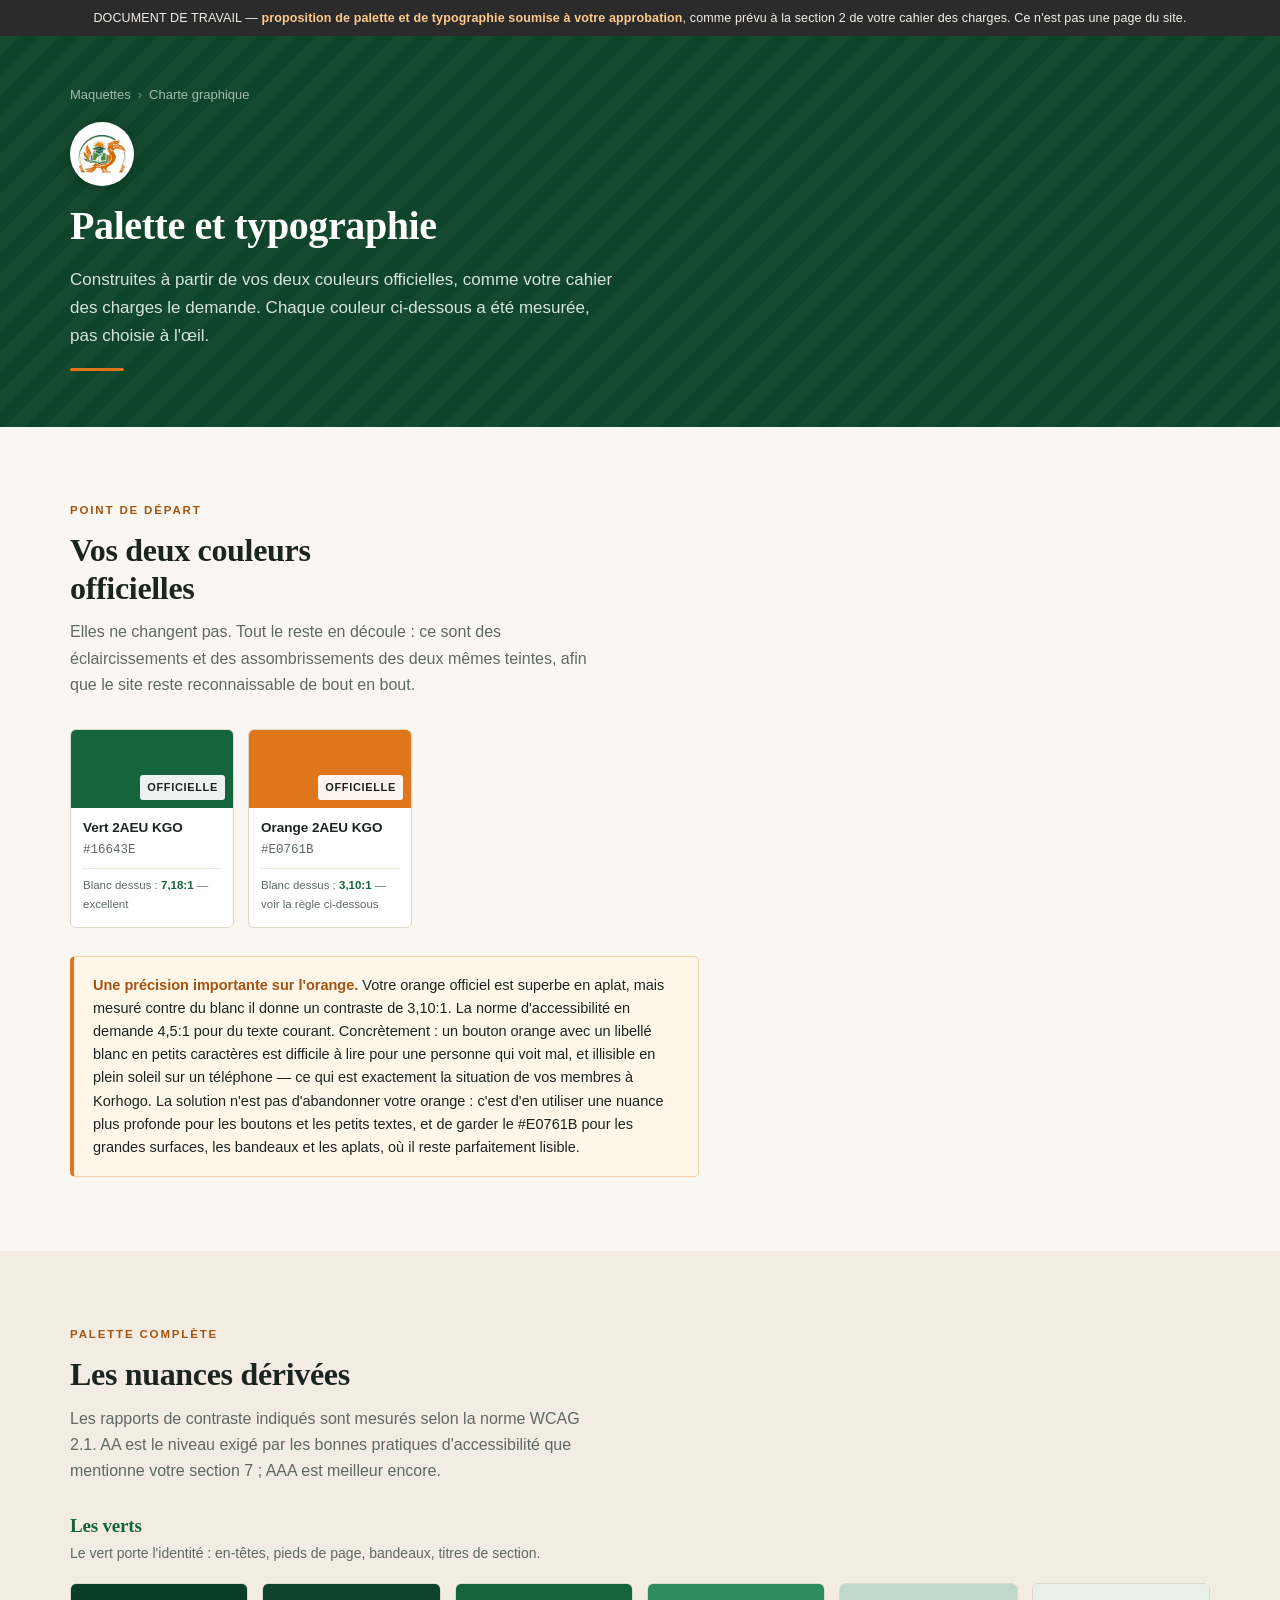
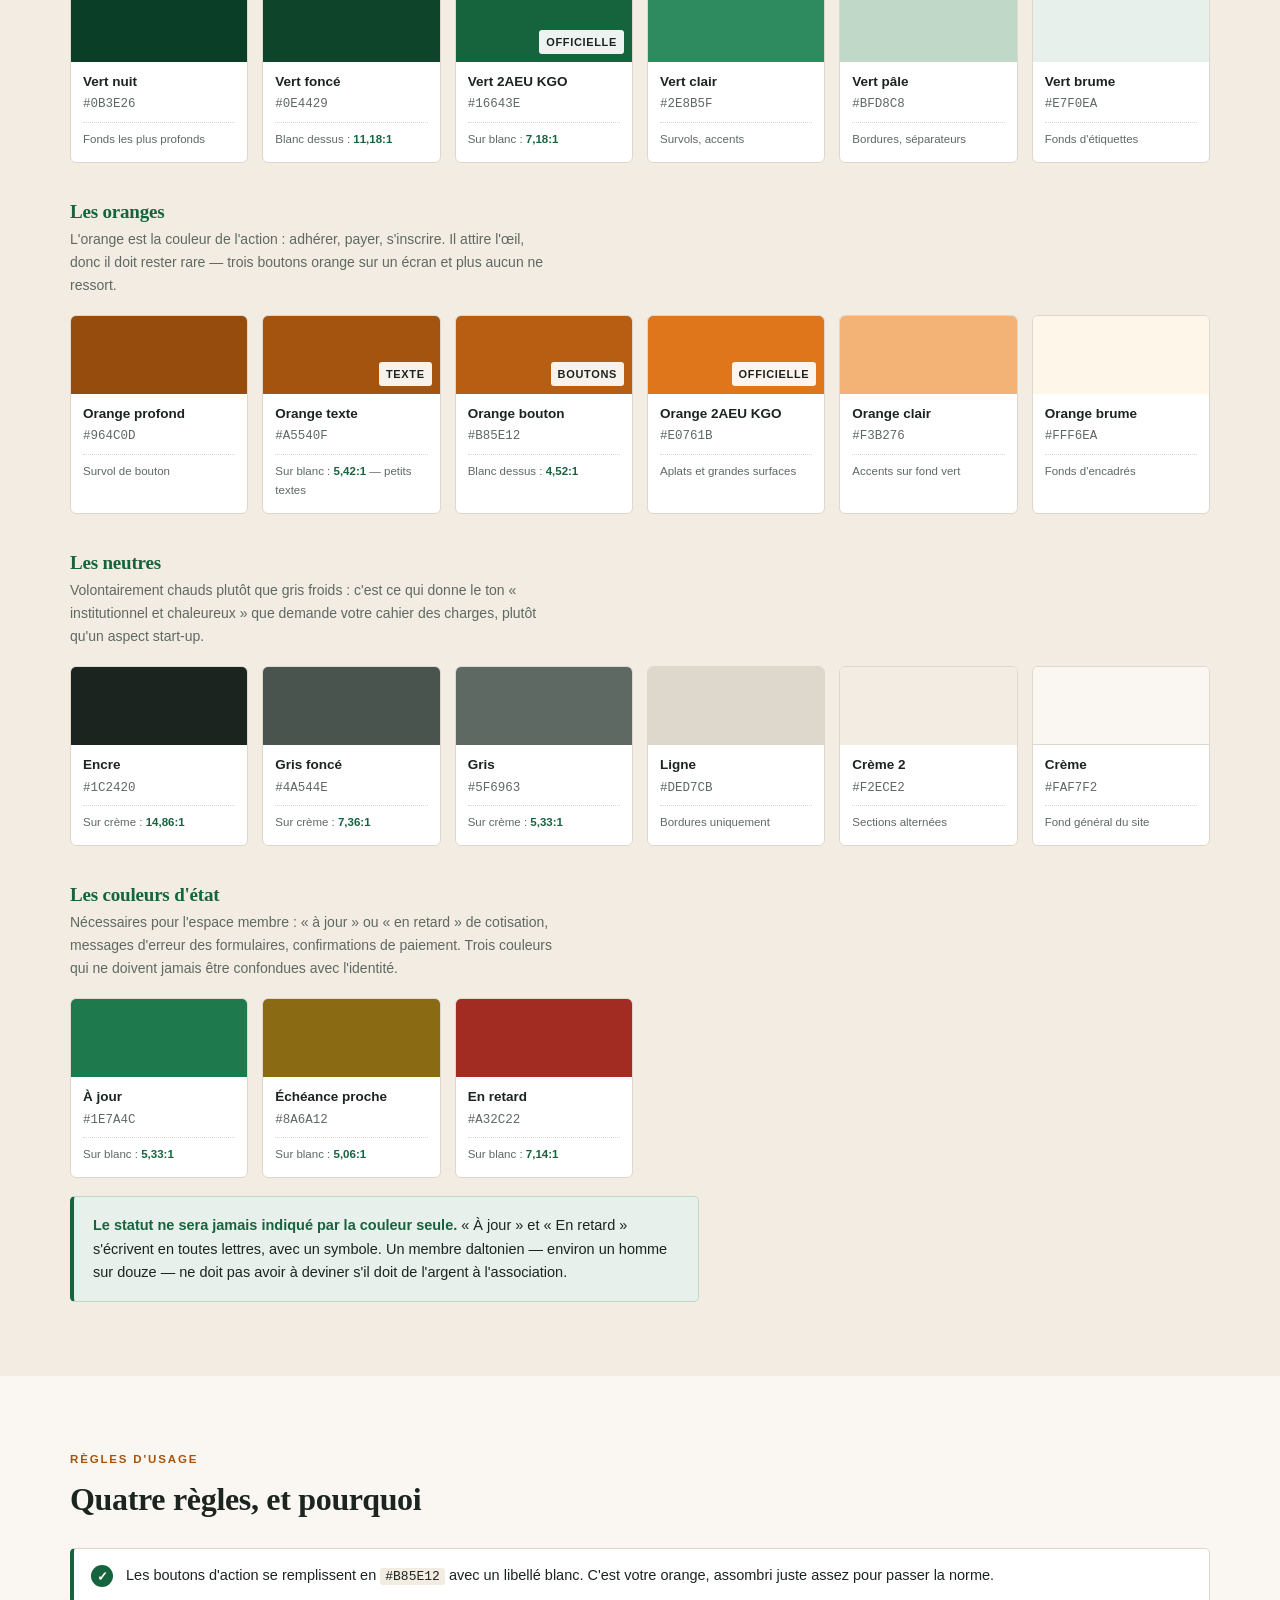
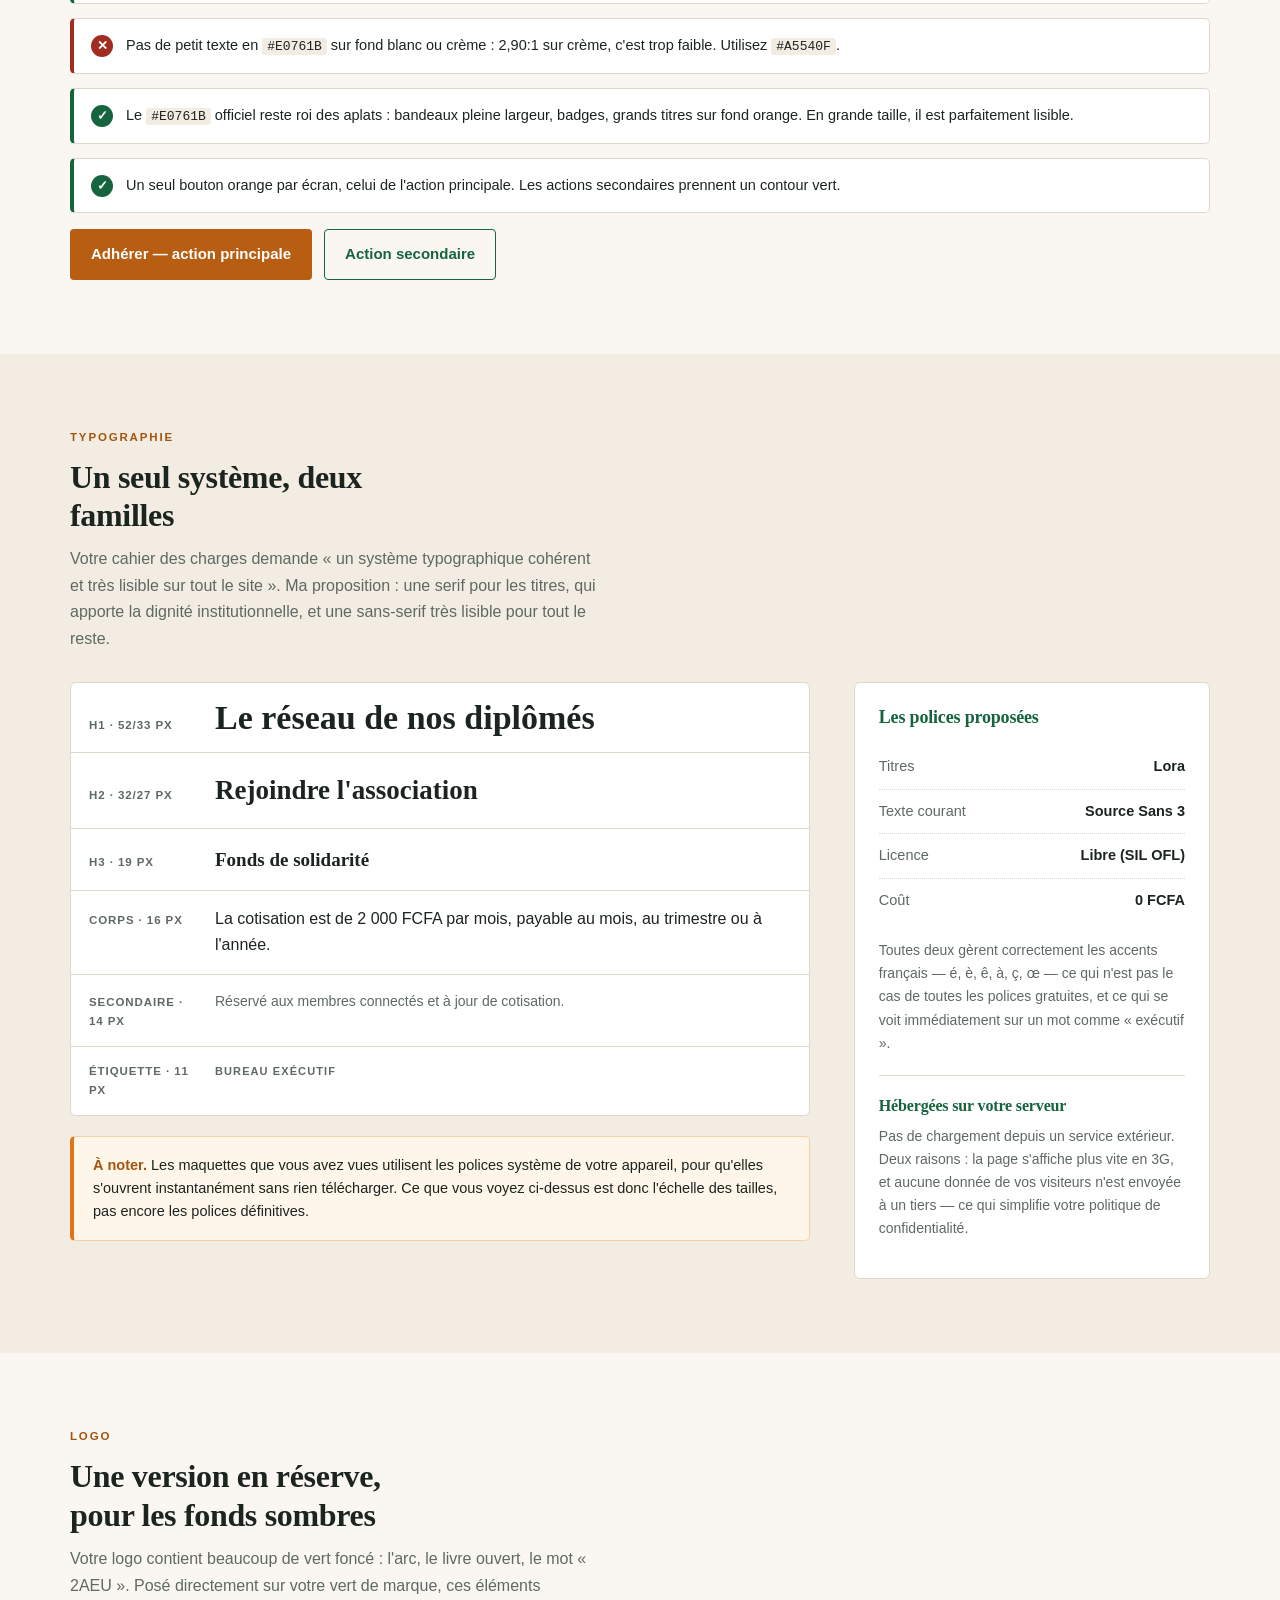
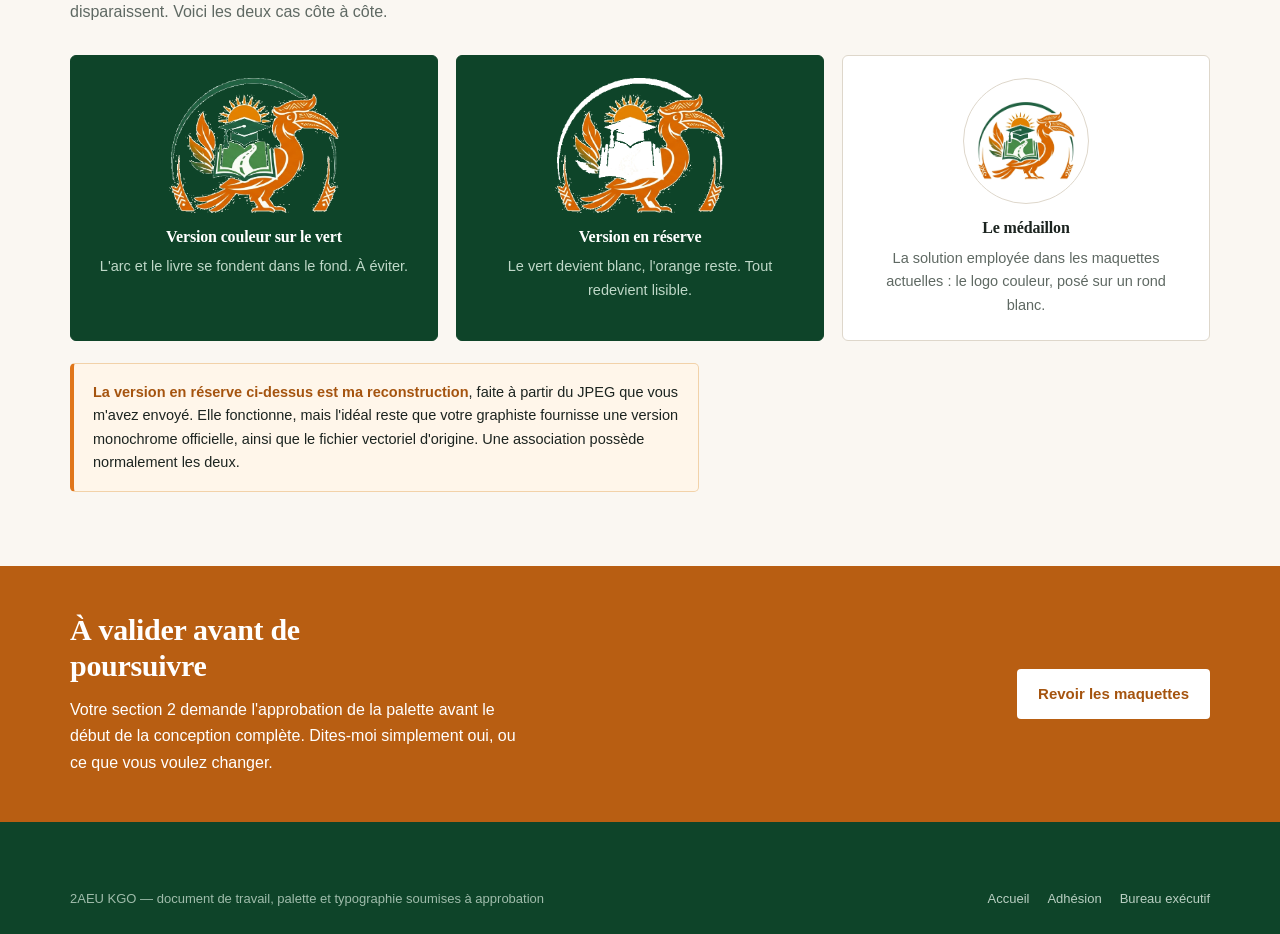
<file: charte.html>
<!DOCTYPE html>
<html lang="fr">
<head>
<meta charset="utf-8">
<meta name="viewport" content="width=device-width, initial-scale=1">
<meta name="robots" content="noindex, nofollow">
<title>Charte graphique — 2AEU KGO</title>
<link rel="stylesheet" href="assets/style.css">
</head>
<body>

<div class="maquette-bar">
  DOCUMENT DE TRAVAIL — <b>proposition de palette et de typographie soumise à votre approbation</b>, comme prévu à la section 2 de votre cahier des charges. Ce n'est pas une page du site.
</div>

<div class="page-hero">
  <div class="wrap">
    <div class="fil"><a href="index.html">Maquettes</a><span>›</span>Charte graphique</div>
    <span class="medaillon"><img src="assets/logo-embleme.png" alt="Emblème 2AEU KGO"></span>
    <h1>Palette et typographie</h1>
    <p class="chapo">Construites à partir de vos deux couleurs officielles, comme votre cahier des charges le demande. Chaque couleur ci-dessous a été mesurée, pas choisie à l'œil.</p>
    <div class="rule"></div>
  </div>
</div>

<section>
  <div class="wrap">
    <div class="sec-head">
      <div class="sec-kicker">Point de départ</div>
      <h2>Vos deux couleurs officielles</h2>
      <p>Elles ne changent pas. Tout le reste en découle : ce sont des éclaircissements et des assombrissements des deux mêmes teintes, afin que le site reste reconnaissable de bout en bout.</p>
    </div>

    <div class="sw-grid" style="max-width:520px">
      <div class="sw">
        <div class="pastille" style="background:#16643E"><span class="etoile">OFFICIELLE</span></div>
        <div class="meta2">
          <div class="nom2">Vert 2AEU KGO</div>
          <div class="hex">#16643E</div>
          <div class="ct">Blanc dessus : <b>7,18:1</b> — excellent</div>
        </div>
      </div>
      <div class="sw">
        <div class="pastille" style="background:#E0761B"><span class="etoile">OFFICIELLE</span></div>
        <div class="meta2">
          <div class="nom2">Orange 2AEU KGO</div>
          <div class="hex">#E0761B</div>
          <div class="ct">Blanc dessus : <b>3,10:1</b> — voir la règle ci-dessous</div>
        </div>
      </div>
    </div>

    <div class="notice" style="margin-top:28px;max-width:78ch">
      <strong>Une précision importante sur l'orange.</strong> Votre orange officiel est superbe en aplat, mais mesuré contre du blanc il donne un contraste de 3,10:1. La norme d'accessibilité en demande 4,5:1 pour du texte courant. Concrètement : un bouton orange avec un libellé blanc en petits caractères est difficile à lire pour une personne qui voit mal, et illisible en plein soleil sur un téléphone — ce qui est exactement la situation de vos membres à Korhogo. La solution n'est pas d'abandonner votre orange : c'est d'en utiliser une nuance plus profonde pour les boutons et les petits textes, et de garder le #E0761B pour les grandes surfaces, les bandeaux et les aplats, où il reste parfaitement lisible.
    </div>
  </div>
</section>

<section class="intro">
  <div class="wrap">
    <div class="sec-head">
      <div class="sec-kicker">Palette complète</div>
      <h2>Les nuances dérivées</h2>
      <p>Les rapports de contraste indiqués sont mesurés selon la norme WCAG 2.1. AA est le niveau exigé par les bonnes pratiques d'accessibilité que mentionne votre section 7 ; AAA est meilleur encore.</p>
    </div>

    <div class="sw-groupe">
      <h3>Les verts</h3>
      <p class="note">Le vert porte l'identité : en-têtes, pieds de page, bandeaux, titres de section.</p>
      <div class="sw-grid">
        <div class="sw"><div class="pastille" style="background:#0B3E26"></div><div class="meta2"><div class="nom2">Vert nuit</div><div class="hex">#0B3E26</div><div class="ct">Fonds les plus profonds</div></div></div>
        <div class="sw"><div class="pastille" style="background:#0E4429"></div><div class="meta2"><div class="nom2">Vert foncé</div><div class="hex">#0E4429</div><div class="ct">Blanc dessus : <b>11,18:1</b></div></div></div>
        <div class="sw"><div class="pastille" style="background:#16643E"><span class="etoile">OFFICIELLE</span></div><div class="meta2"><div class="nom2">Vert 2AEU KGO</div><div class="hex">#16643E</div><div class="ct">Sur blanc : <b>7,18:1</b></div></div></div>
        <div class="sw"><div class="pastille" style="background:#2E8B5F"></div><div class="meta2"><div class="nom2">Vert clair</div><div class="hex">#2E8B5F</div><div class="ct">Survols, accents</div></div></div>
        <div class="sw"><div class="pastille" style="background:#BFD8C8"></div><div class="meta2"><div class="nom2">Vert pâle</div><div class="hex">#BFD8C8</div><div class="ct">Bordures, séparateurs</div></div></div>
        <div class="sw"><div class="pastille" style="background:#E7F0EA"></div><div class="meta2"><div class="nom2">Vert brume</div><div class="hex">#E7F0EA</div><div class="ct">Fonds d'étiquettes</div></div></div>
      </div>
    </div>

    <div class="sw-groupe">
      <h3>Les oranges</h3>
      <p class="note">L'orange est la couleur de l'action : adhérer, payer, s'inscrire. Il attire l'œil, donc il doit rester rare — trois boutons orange sur un écran et plus aucun ne ressort.</p>
      <div class="sw-grid">
        <div class="sw"><div class="pastille" style="background:#964C0D"></div><div class="meta2"><div class="nom2">Orange profond</div><div class="hex">#964C0D</div><div class="ct">Survol de bouton</div></div></div>
        <div class="sw"><div class="pastille" style="background:#A5540F"><span class="etoile">TEXTE</span></div><div class="meta2"><div class="nom2">Orange texte</div><div class="hex">#A5540F</div><div class="ct">Sur blanc : <b>5,42:1</b> — petits textes</div></div></div>
        <div class="sw"><div class="pastille" style="background:#B85E12"><span class="etoile">BOUTONS</span></div><div class="meta2"><div class="nom2">Orange bouton</div><div class="hex">#B85E12</div><div class="ct">Blanc dessus : <b>4,52:1</b></div></div></div>
        <div class="sw"><div class="pastille" style="background:#E0761B"><span class="etoile">OFFICIELLE</span></div><div class="meta2"><div class="nom2">Orange 2AEU KGO</div><div class="hex">#E0761B</div><div class="ct">Aplats et grandes surfaces</div></div></div>
        <div class="sw"><div class="pastille" style="background:#F3B276"></div><div class="meta2"><div class="nom2">Orange clair</div><div class="hex">#F3B276</div><div class="ct">Accents sur fond vert</div></div></div>
        <div class="sw"><div class="pastille" style="background:#FFF6EA"></div><div class="meta2"><div class="nom2">Orange brume</div><div class="hex">#FFF6EA</div><div class="ct">Fonds d'encadrés</div></div></div>
      </div>
    </div>

    <div class="sw-groupe">
      <h3>Les neutres</h3>
      <p class="note">Volontairement chauds plutôt que gris froids : c'est ce qui donne le ton « institutionnel et chaleureux » que demande votre cahier des charges, plutôt qu'un aspect start-up.</p>
      <div class="sw-grid">
        <div class="sw"><div class="pastille" style="background:#1C2420"></div><div class="meta2"><div class="nom2">Encre</div><div class="hex">#1C2420</div><div class="ct">Sur crème : <b>14,86:1</b></div></div></div>
        <div class="sw"><div class="pastille" style="background:#4A544E"></div><div class="meta2"><div class="nom2">Gris foncé</div><div class="hex">#4A544E</div><div class="ct">Sur crème : <b>7,36:1</b></div></div></div>
        <div class="sw"><div class="pastille" style="background:#5F6963"></div><div class="meta2"><div class="nom2">Gris</div><div class="hex">#5F6963</div><div class="ct">Sur crème : <b>5,33:1</b></div></div></div>
        <div class="sw"><div class="pastille" style="background:#DED7CB"></div><div class="meta2"><div class="nom2">Ligne</div><div class="hex">#DED7CB</div><div class="ct">Bordures uniquement</div></div></div>
        <div class="sw"><div class="pastille" style="background:#F2ECE2"></div><div class="meta2"><div class="nom2">Crème 2</div><div class="hex">#F2ECE2</div><div class="ct">Sections alternées</div></div></div>
        <div class="sw"><div class="pastille" style="background:#FAF7F2;border-bottom:1px solid #DED7CB"></div><div class="meta2"><div class="nom2">Crème</div><div class="hex">#FAF7F2</div><div class="ct">Fond général du site</div></div></div>
      </div>
    </div>

    <div class="sw-groupe" style="margin-bottom:0">
      <h3>Les couleurs d'état</h3>
      <p class="note">Nécessaires pour l'espace membre : « à jour » ou « en retard » de cotisation, messages d'erreur des formulaires, confirmations de paiement. Trois couleurs qui ne doivent jamais être confondues avec l'identité.</p>
      <div class="sw-grid">
        <div class="sw"><div class="pastille" style="background:#1E7A4C"></div><div class="meta2"><div class="nom2">À jour</div><div class="hex">#1E7A4C</div><div class="ct">Sur blanc : <b>5,33:1</b></div></div></div>
        <div class="sw"><div class="pastille" style="background:#8A6A12"></div><div class="meta2"><div class="nom2">Échéance proche</div><div class="hex">#8A6A12</div><div class="ct">Sur blanc : <b>5,06:1</b></div></div></div>
        <div class="sw"><div class="pastille" style="background:#A32C22"></div><div class="meta2"><div class="nom2">En retard</div><div class="hex">#A32C22</div><div class="ct">Sur blanc : <b>7,14:1</b></div></div></div>
      </div>
      <div class="notice vert" style="margin-top:18px;max-width:78ch">
        <strong>Le statut ne sera jamais indiqué par la couleur seule.</strong> « À jour » et « En retard » s'écrivent en toutes lettres, avec un symbole. Un membre daltonien — environ un homme sur douze — ne doit pas avoir à deviner s'il doit de l'argent à l'association.
      </div>
    </div>
  </div>
</section>

<section>
  <div class="wrap">
    <div class="sec-head">
      <div class="sec-kicker">Règles d'usage</div>
      <h2>Quatre règles, et pourquoi</h2>
    </div>
    <div class="regle">
      <div class="r"><span class="ico2">✓</span><p>Les boutons d'action se remplissent en <code>#B85E12</code> avec un libellé blanc. C'est votre orange, assombri juste assez pour passer la norme.</p></div>
      <div class="r non"><span class="ico2">✕</span><p>Pas de petit texte en <code>#E0761B</code> sur fond blanc ou crème : 2,90:1 sur crème, c'est trop faible. Utilisez <code>#A5540F</code>.</p></div>
      <div class="r"><span class="ico2">✓</span><p>Le <code>#E0761B</code> officiel reste roi des aplats : bandeaux pleine largeur, badges, grands titres sur fond orange. En grande taille, il est parfaitement lisible.</p></div>
      <div class="r"><span class="ico2">✓</span><p>Un seul bouton orange par écran, celui de l'action principale. Les actions secondaires prennent un contour vert.</p></div>
    </div>
    <div class="demo-btn">
      <span class="btn btn-or">Adhérer — action principale</span>
      <span class="btn btn-line">Action secondaire</span>
    </div>
  </div>
</section>

<section class="intro">
  <div class="wrap">
    <div class="sec-head">
      <div class="sec-kicker">Typographie</div>
      <h2>Un seul système, deux familles</h2>
      <p>Votre cahier des charges demande « un système typographique cohérent et très lisible sur tout le site ». Ma proposition : une serif pour les titres, qui apporte la dignité institutionnelle, et une sans-serif très lisible pour tout le reste.</p>
    </div>

    <div class="adh-cols">
      <div>
        <div class="echelle">
          <div class="lg"><span class="tag2">H1 · 52/33 px</span><span class="ex" style="font-family:var(--serif);font-size:34px;font-weight:600;line-height:1.15">Le réseau de nos diplômés</span></div>
          <div class="lg"><span class="tag2">H2 · 32/27 px</span><span class="ex" style="font-family:var(--serif);font-size:27px;font-weight:600">Rejoindre l'association</span></div>
          <div class="lg"><span class="tag2">H3 · 19 px</span><span class="ex" style="font-family:var(--serif);font-size:19px;font-weight:600">Fonds de solidarité</span></div>
          <div class="lg"><span class="tag2">Corps · 16 px</span><span class="ex" style="font-size:16px;line-height:1.65">La cotisation est de 2 000 FCFA par mois, payable au mois, au trimestre ou à l'année.</span></div>
          <div class="lg"><span class="tag2">Secondaire · 14 px</span><span class="ex" style="font-size:14px;color:var(--gris)">Réservé aux membres connectés et à jour de cotisation.</span></div>
          <div class="lg"><span class="tag2">Étiquette · 11 px</span><span class="ex" style="font-size:11px;letter-spacing:.1em;text-transform:uppercase;color:var(--gris);font-weight:600">Bureau exécutif</span></div>
        </div>
        <div class="notice" style="margin-top:20px">
          <strong>À noter.</strong> Les maquettes que vous avez vues utilisent les polices système de votre appareil, pour qu'elles s'ouvrent instantanément sans rien télécharger. Ce que vous voyez ci-dessus est donc l'échelle des tailles, pas encore les polices définitives.
        </div>
      </div>

      <aside>
        <div class="aside-card">
          <h3>Les polices proposées</h3>
          <ul class="legal-list">
            <li><span>Titres</span><span>Lora</span></li>
            <li><span>Texte courant</span><span>Source Sans 3</span></li>
            <li><span>Licence</span><span>Libre (SIL OFL)</span></li>
            <li><span>Coût</span><span>0 FCFA</span></li>
          </ul>
          <p style="font-size:14px;color:var(--gris);margin-top:16px">Toutes deux gèrent correctement les accents français — é, è, ê, à, ç, œ — ce qui n'est pas le cas de toutes les polices gratuites, et ce qui se voit immédiatement sur un mot comme « exécutif ».</p>
          <hr style="border:0;border-top:1px solid var(--ligne);margin:20px 0">
          <h3 style="font-size:16px">Hébergées sur votre serveur</h3>
          <p style="font-size:14px;color:var(--gris);margin-top:10px">Pas de chargement depuis un service extérieur. Deux raisons : la page s'affiche plus vite en 3G, et aucune donnée de vos visiteurs n'est envoyée à un tiers — ce qui simplifie votre politique de confidentialité.</p>
        </div>
      </aside>
    </div>
  </div>
</section>

<section>
  <div class="wrap">
    <div class="sec-head">
      <div class="sec-kicker">Logo</div>
      <h2>Une version en réserve, pour les fonds sombres</h2>
      <p>Votre logo contient beaucoup de vert foncé : l'arc, le livre ouvert, le mot « 2AEU ». Posé directement sur votre vert de marque, ces éléments disparaissent. Voici les deux cas côte à côte.</p>
    </div>
    <div class="av-grid" style="grid-template-columns:repeat(auto-fit,minmax(240px,1fr))">
      <div class="av" style="background:#0E4429;border-color:#0E4429;text-align:center">
        <img src="assets/logo-embleme.png" alt="Logo couleur sur fond vert" style="max-width:170px;margin:0 auto 14px">
        <h3 style="color:#fff;font-size:16px">Version couleur sur le vert</h3>
        <p style="color:#BFD8C8">L'arc et le livre se fondent dans le fond. À éviter.</p>
      </div>
      <div class="av" style="background:#0E4429;border-color:#0E4429;text-align:center">
        <img src="assets/logo-embleme-inverse.png" alt="Logo en réserve sur fond vert" style="max-width:170px;margin:0 auto 14px">
        <h3 style="color:#fff;font-size:16px">Version en réserve</h3>
        <p style="color:#BFD8C8">Le vert devient blanc, l'orange reste. Tout redevient lisible.</p>
      </div>
      <div class="av" style="text-align:center">
        <span class="medaillon" style="display:inline-flex;width:126px;height:126px;padding:13px;margin:0 auto 14px;box-shadow:none;border:1px solid var(--ligne)"><img src="assets/logo-embleme.png" alt="Logo sur médaillon blanc"></span>
        <h3 style="font-size:16px">Le médaillon</h3>
        <p>La solution employée dans les maquettes actuelles : le logo couleur, posé sur un rond blanc.</p>
      </div>
    </div>
    <div class="notice" style="margin-top:22px;max-width:78ch">
      <strong>La version en réserve ci-dessus est ma reconstruction</strong>, faite à partir du JPEG que vous m'avez envoyé. Elle fonctionne, mais l'idéal reste que votre graphiste fournisse une version monochrome officielle, ainsi que le fichier vectoriel d'origine. Une association possède normalement les deux.
    </div>
  </div>
</section>

<div class="bande">
  <div class="wrap">
    <div>
      <h2>À valider avant de poursuivre</h2>
      <p>Votre section 2 demande l'approbation de la palette avant le début de la conception complète. Dites-moi simplement oui, ou ce que vous voulez changer.</p>
    </div>
    <div class="acts">
      <a class="btn btn-white" href="index.html">Revoir les maquettes</a>
    </div>
  </div>
</div>

<footer class="site">
  <div class="wrap">
    <div class="f-bottom" style="margin-top:0;border-top:0">
      <div>2AEU KGO — document de travail, palette et typographie soumises à approbation</div>
      <ul><li><a href="index.html">Accueil</a></li><li><a href="adhesion.html">Adhésion</a></li><li><a href="bureau.html">Bureau exécutif</a></li></ul>
    </div>
  </div>
</footer>

</body>
</html>
</file>
<file: assets/style.css>
:root{
  --vert:#16643E;
  --vert-fonce:#0E4429;
  --vert-clair:#E7F0EA;
  --orange:#E0761B;
  --orange-fonce:#B85E12;
  --orange-texte:#A5540F;
  --orange-btn:#B85E12;
  --orange-btn-h:#9C4E0D;
  --creme:#FAF7F2;
  --creme-2:#F2ECE2;
  --encre:#1C2420;
  --gris:#5F6963;
  --ligne:#DED7CB;
  --serif:"Iowan Old Style","Palatino Linotype",Palatino,Georgia,"Times New Roman",serif;
  --sans:-apple-system,BlinkMacSystemFont,"Segoe UI",Roboto,"Helvetica Neue",Arial,sans-serif;
}
*{box-sizing:border-box}
html{-webkit-text-size-adjust:100%}
body{margin:0;background:var(--creme);color:var(--encre);font-family:var(--sans);font-size:16px;line-height:1.65;-webkit-font-smoothing:antialiased}
img{max-width:100%;display:block}
a{color:inherit}
h1,h2,h3,h4{font-family:var(--serif);font-weight:600;line-height:1.2;margin:0;letter-spacing:-.01em}
.wrap{width:100%;max-width:1180px;margin:0 auto;padding:0 20px}

/* ---------- bandeau maquette ---------- */
.maquette-bar{background:#2B2B2B;color:#F3EFE8;font-size:12.5px;line-height:1.45;padding:9px 0;text-align:center;letter-spacing:.01em}
.maquette-bar b{color:#FFC98A;font-weight:600}

/* ---------- barre utilitaire ---------- */
.util{background:var(--vert-fonce);color:#CFE0D5;font-size:13px}
.util .wrap{display:flex;align-items:center;justify-content:space-between;gap:16px;min-height:38px;flex-wrap:wrap}
.util-left{display:flex;align-items:center;gap:18px}
.util a{text-decoration:none;opacity:.9}
.util a:hover{opacity:1;color:#fff}
.lang{display:flex;align-items:center;gap:8px}
.lang span{padding:2px 8px;border-radius:3px}
.lang .on{background:rgba(255,255,255,.14);color:#fff;font-weight:600}
.lang .off{opacity:.45}
.util-right{display:flex;align-items:center;gap:14px}
.wa{display:inline-flex;align-items:center;gap:7px;background:#12803D;color:#fff !important;padding:4px 11px;border-radius:100px;font-weight:600;font-size:12.5px;opacity:1 !important}

/* ---------- entête ---------- */
header.site{background:#fff;border-bottom:1px solid var(--ligne);position:sticky;top:0;z-index:40}
header.site .wrap{display:flex;align-items:center;gap:20px;min-height:82px}
.brand{display:flex;align-items:center;gap:13px;text-decoration:none;flex:1;min-width:0}
.brand .seal{flex:0 0 auto}
.brand-txt{min-width:0}
.brand-name{font-family:var(--serif);font-size:19px;font-weight:700;color:var(--vert);line-height:1.15;letter-spacing:-.015em}
.brand-sub{display:block;font-size:11px;letter-spacing:.1em;text-transform:uppercase;color:var(--gris);margin-top:3px;white-space:nowrap;overflow:hidden;text-overflow:ellipsis}
nav.main{display:none}
nav.main ul{display:flex;list-style:none;margin:0;padding:0;gap:2px}
nav.main a{display:block;padding:9px 11px;text-decoration:none;font-size:14.5px;font-weight:500;color:var(--encre);border-radius:4px}
nav.main a:hover{background:var(--vert-clair);color:var(--vert)}
nav.main .caret{font-size:9px;opacity:.5;margin-left:3px;vertical-align:middle}
.btn{display:inline-block;text-decoration:none;font-weight:600;border-radius:4px;padding:12px 20px;font-size:15px;text-align:center;border:1.5px solid transparent;transition:background .15s,color .15s}
.btn-or{background:var(--orange-btn);color:#fff}
.btn-or:hover{background:var(--orange-btn-h)}
.btn-vert{background:var(--vert);color:#fff}
.btn-vert:hover{background:var(--vert-fonce)}
.btn-ghost{border-color:rgba(255,255,255,.55);color:#fff}
.btn-ghost:hover{background:rgba(255,255,255,.12)}
.btn-line{border-color:var(--vert);color:var(--vert)}
.btn-line:hover{background:var(--vert-clair)}
.header-cta{display:none}
.burger{margin-left:auto;width:42px;height:42px;border:1px solid var(--ligne);background:#fff;border-radius:4px;display:flex;flex-direction:column;justify-content:center;align-items:center;gap:4px;cursor:pointer}
.burger i{display:block;width:18px;height:2px;background:var(--vert)}

/* ---------- héros ---------- */
.hero{position:relative;background:var(--vert-fonce);color:#fff;overflow:hidden}
.hero .photo-slot{position:absolute;inset:0;background:
   repeating-linear-gradient(135deg,rgba(255,255,255,.028) 0 14px,transparent 14px 28px),
   radial-gradient(120% 90% at 78% 8%,#1B7A4B 0%,#125636 45%,#0B3E26 100%);}
.hero .photo-tag{position:absolute;right:14px;bottom:12px;font-size:11px;letter-spacing:.08em;text-transform:uppercase;color:rgba(255,255,255,.5);border:1px dashed rgba(255,255,255,.35);padding:4px 9px;border-radius:3px}
.hero-inner{position:relative;padding:56px 0 62px}
.eyebrow{display:inline-block;font-size:11.5px;letter-spacing:.16em;text-transform:uppercase;color:#F7C48C;border-left:3px solid var(--orange);padding-left:11px;margin-bottom:20px}
.hero h1{font-size:33px;line-height:1.13;max-width:16ch}
.hero .slogan{margin:18px 0 0;font-size:17px;line-height:1.55;color:#D6E5DB;max-width:46ch}
.hero .slogan .ph{border-bottom:1px dashed rgba(255,255,255,.4)}
.hero-actions{display:flex;flex-wrap:wrap;gap:12px;margin-top:30px}
.hero-actions .btn{padding:13px 22px}
.hero-links{margin-top:30px;padding-top:20px;border-top:1px solid rgba(255,255,255,.16);display:flex;flex-wrap:wrap;gap:9px 22px;font-size:14px}
.hero-links a{color:#CFE0D5;text-decoration:none;display:inline-flex;align-items:center;gap:8px}
.hero-links a:hover{color:#fff}
.hero-links svg{opacity:.75}

/* ---------- chiffres ---------- */
.chiffres{background:#fff;border-bottom:1px solid var(--ligne)}
.chiffres .grid{display:grid;grid-template-columns:repeat(2,1fr)}
.chiffre{padding:26px 16px;text-align:center;border-right:1px solid var(--ligne);border-bottom:1px solid var(--ligne)}
.chiffre:nth-child(2n){border-right:0}
.chiffre .n{font-family:var(--serif);font-size:36px;font-weight:700;color:var(--vert);line-height:1;letter-spacing:-.02em}
.chiffre .n.vide{color:#94896F}
.chiffre .l{font-size:12.5px;letter-spacing:.09em;text-transform:uppercase;color:var(--gris);margin-top:9px}

/* ---------- sections ---------- */
section{padding:56px 0}
.sec-head{margin-bottom:30px}
.sec-kicker{font-size:11.5px;letter-spacing:.16em;text-transform:uppercase;color:var(--orange-texte);font-weight:700;margin-bottom:11px}
.sec-head h2{font-size:27px;max-width:22ch}
.sec-head p{color:var(--gris);margin:12px 0 0;max-width:60ch}
.rule{width:54px;height:3px;background:var(--orange);border-radius:2px;margin-top:16px}

/* intro */
.intro{background:var(--creme-2)}
.intro-grid{display:grid;gap:30px}
.intro p.lead{font-size:18px;line-height:1.7;margin:0 0 16px}
.ph{background:rgba(28,36,32,.055);border-bottom:1px dashed var(--gris);border-radius:2px;padding:0 3px;color:#4A544E}
.valeurs{list-style:none;margin:22px 0 0;padding:0;display:grid;gap:11px}
.valeurs li{display:flex;gap:11px;align-items:flex-start;font-size:15px}
.valeurs .tick{flex:0 0 auto;width:20px;height:20px;border-radius:50%;background:var(--vert-clair);color:var(--vert);display:flex;align-items:center;justify-content:center;font-size:12px;font-weight:700;margin-top:2px}
.aside-card{background:#fff;border:1px solid var(--ligne);border-radius:6px;padding:24px}
.aside-card h3{font-size:18px;color:var(--vert)}
.legal-list{list-style:none;margin:16px 0 0;padding:0;font-size:14.5px}
.legal-list li{display:flex;justify-content:space-between;gap:14px;padding:10px 0;border-bottom:1px dotted var(--ligne)}
.legal-list li:last-child{border-bottom:0}
.legal-list span:first-child{color:var(--gris)}
.legal-list span:last-child{text-align:right;font-weight:600}

/* actualités */
.news-grid{display:grid;gap:22px}
.card{background:#fff;border:1px solid var(--ligne);border-radius:6px;overflow:hidden;display:flex;flex-direction:column}
.card .img{aspect-ratio:16/10;background:
  repeating-linear-gradient(135deg,#EDE6DA 0 12px,#E6DED0 12px 24px);
  display:flex;align-items:center;justify-content:center;position:relative}
.card .img .tag{font-size:10.5px;letter-spacing:.1em;text-transform:uppercase;color:#7A7165;border:1px dashed #C9BFAE;padding:5px 10px;border-radius:3px;background:rgba(255,255,255,.6)}
.card .body{padding:19px 20px 22px;flex:1;display:flex;flex-direction:column}
.cat{display:inline-block;align-self:flex-start;font-size:11px;letter-spacing:.09em;text-transform:uppercase;font-weight:700;color:var(--vert);background:var(--vert-clair);padding:4px 9px;border-radius:3px;margin-bottom:12px}
.card h3{font-size:18px;line-height:1.3}
.meta{font-size:13px;color:var(--gris);margin-top:11px}
.card .more{margin-top:14px;font-size:14px;font-weight:600;color:var(--orange-texte);text-decoration:none}
.news-foot{margin-top:28px}

/* événement */
.event{background:var(--vert);color:#fff;border-radius:6px;padding:26px;display:grid;gap:22px}
.event .kick{font-size:11.5px;letter-spacing:.16em;text-transform:uppercase;color:#F7C48C;font-weight:700}
.event h3{font-size:22px;margin-top:12px}
.event .when{margin-top:16px;display:grid;gap:9px;font-size:15px;color:#D6E5DB}
.event .when div{display:flex;gap:10px;align-items:flex-start}
.event .ph{background:rgba(255,255,255,.13);border-bottom-color:rgba(255,255,255,.45);color:#EAF3ED}
.datebox{flex:0 0 auto;width:88px;height:88px;border:2px solid rgba(255,255,255,.3);border-radius:6px;display:flex;flex-direction:column;align-items:center;justify-content:center;line-height:1}
.datebox .d{font-family:var(--serif);font-size:32px;font-weight:700}
.datebox .m{font-size:11px;letter-spacing:.14em;text-transform:uppercase;margin-top:7px;color:#F7C48C}

/* adhésion */
.adhesion{background:var(--vert-fonce);color:#fff}
.adh-grid{display:grid;gap:30px}
.adhesion h2{font-size:27px;color:#fff}
.adhesion .sec-kicker{color:#F7C48C}
.adhesion p{color:#D6E5DB}
.tarifs{display:grid;gap:14px;margin-top:6px}
.tarif{background:rgba(255,255,255,.07);border:1px solid rgba(255,255,255,.16);border-radius:6px;padding:20px}
.tarif .t{font-size:12px;letter-spacing:.1em;text-transform:uppercase;color:#F7C48C;font-weight:700}
.tarif .v{font-family:var(--serif);font-size:29px;font-weight:700;margin-top:9px;line-height:1.1}
.tarif .v small{font-family:var(--sans);font-size:14px;font-weight:500;color:#CFE0D5;letter-spacing:0}
.tarif .n{font-size:13.5px;color:#CFE0D5;margin-top:9px}
.paiement{margin-top:26px;padding-top:22px;border-top:1px solid rgba(255,255,255,.16)}
.paiement .lbl{font-size:12px;letter-spacing:.1em;text-transform:uppercase;color:#9FBCAB;margin-bottom:13px}
.moyens{display:flex;flex-wrap:wrap;gap:9px}
.moyen{background:rgba(255,255,255,.1);border:1px solid rgba(255,255,255,.18);border-radius:4px;padding:8px 13px;font-size:13.5px;font-weight:600}
.etapes{list-style:none;counter-reset:e;margin:0;padding:0;display:grid;gap:18px}
.etapes li{counter-increment:e;display:flex;gap:15px;align-items:flex-start}
.etapes li::before{content:counter(e);flex:0 0 auto;width:32px;height:32px;border-radius:50%;background:var(--orange);color:#fff;font-weight:700;display:flex;align-items:center;justify-content:center;font-size:15px}
.etapes li > div{min-width:0}
.etapes strong{display:block;font-size:15.5px}
.etapes span{font-size:14px;color:#CFE0D5}

/* projets */
.proj-grid{display:grid;gap:22px}
.proj{background:#fff;border:1px solid var(--ligne);border-radius:6px;padding:24px;border-top:3px solid var(--orange)}
.proj h3{font-size:19px}
.proj p{font-size:14.5px;color:var(--gris);margin:11px 0 0}
.proj .kpi{margin-top:18px;padding-top:15px;border-top:1px dotted var(--ligne);display:flex;gap:22px}
.proj .kpi div .n{font-family:var(--serif);font-size:23px;font-weight:700;color:#94896F}
.proj .kpi div .l{font-size:11.5px;letter-spacing:.08em;text-transform:uppercase;color:var(--gris)}

/* partenaires */
.partenaires{background:#fff;border-top:1px solid var(--ligne);border-bottom:1px solid var(--ligne);padding:44px 0}
.logos{display:grid;grid-template-columns:repeat(2,1fr);gap:14px;margin-top:24px}
.logo-slot{height:74px;border:1px dashed var(--ligne);border-radius:5px;display:flex;align-items:center;justify-content:center;font-size:11px;letter-spacing:.09em;text-transform:uppercase;color:#7A7165;background:#fff}

/* bande finale */
.bande{background:var(--orange-btn);color:#fff;padding:46px 0}
.bande h2{font-size:26px;color:#fff;max-width:20ch}
.bande p{margin:13px 0 0;max-width:52ch;color:#fff}
.bande .acts{display:flex;flex-wrap:wrap;gap:12px;margin-top:24px}
.bande .btn-white{background:#fff;color:var(--orange-texte)}
.bande .btn-white:hover{background:#FFF3E6}

/* pied */
footer.site{background:var(--vert-fonce);color:#B9CFC2;font-size:14.5px;padding:48px 0 0}
.f-grid{display:grid;gap:32px}
footer h4{font-size:12px;letter-spacing:.13em;text-transform:uppercase;color:#F7C48C;margin-bottom:15px}
footer ul{list-style:none;margin:0;padding:0}
footer li{margin-bottom:9px}
footer a{text-decoration:none;color:#B9CFC2}
footer a:hover{color:#fff}
.f-brand .brand-name{color:#fff}
.f-brand .brand-sub{color:#9FBCAB}
.f-about{margin-top:16px;font-size:14px;line-height:1.6}
.f-social{display:flex;gap:9px;margin-top:18px}
.f-social a{width:36px;height:36px;border:1px solid rgba(255,255,255,.2);border-radius:50%;display:flex;align-items:center;justify-content:center}
.f-social a:hover{background:rgba(255,255,255,.1)}
.f-bottom{margin-top:38px;border-top:1px solid rgba(255,255,255,.14);padding:18px 0 26px;font-size:13px;display:flex;flex-wrap:wrap;gap:8px 20px;justify-content:space-between;color:#9FBCAB}
.f-bottom ul{display:flex;flex-wrap:wrap;gap:8px 18px}
.f-bottom li{margin:0}

/* ---------- >= 700px ---------- */
@media (min-width:700px){
  .hero-inner{padding:78px 0 84px}
  .hero h1{font-size:46px}
  .hero .slogan{font-size:19px}
  .chiffres .grid{grid-template-columns:repeat(4,1fr)}
  .chiffre{border-bottom:0}
  .chiffre:nth-child(2n){border-right:1px solid var(--ligne)}
  .chiffre:last-child{border-right:0}
  .chiffre .n{font-size:42px}
  section{padding:74px 0}
  .sec-head h2{font-size:32px}
  .news-grid{grid-template-columns:repeat(3,1fr)}
  .proj-grid{grid-template-columns:repeat(3,1fr)}
  .logos{grid-template-columns:repeat(4,1fr)}
  .event{grid-template-columns:auto 1fr;padding:32px;align-items:start}
  .tarifs{grid-template-columns:1fr 1fr}
  .adh-grid{grid-template-columns:1.15fr .85fr;gap:48px}
  .intro-grid{grid-template-columns:1.3fr .7fr;gap:48px}
  .f-grid{grid-template-columns:1.6fr 1fr 1fr 1.1fr}
  .adhesion h2,.sec-head h2{font-size:32px}
  .bande h2{font-size:30px}
  .bande .wrap{display:flex;align-items:center;justify-content:space-between;gap:36px}
  .bande .acts{margin-top:0;flex-shrink:0}
}
/* ---------- >= 1000px ---------- */
@media (min-width:1000px){
  header.site .wrap{flex-wrap:wrap;min-height:0;row-gap:0}
  .brand{flex:1;padding:15px 0}
  .header-cta{display:inline-block;padding:10px 18px;font-size:14.5px;order:2}
  .burger{display:none}
  nav.main{display:block;flex:0 0 100%;border-top:1px solid var(--ligne);order:3}
  nav.main ul{gap:0}
  nav.main a{padding:12px 14px;font-size:14.5px;white-space:nowrap;border-radius:0}
  nav.main li:first-child a{padding-left:0}
  .hero h1{font-size:52px}
}

/* ================= PAGES INTÉRIEURES ================= */
.page-hero{background:var(--vert-fonce);color:#fff;position:relative;overflow:hidden}
.page-hero::after{content:"";position:absolute;inset:0;background:repeating-linear-gradient(135deg,rgba(255,255,255,.03) 0 14px,transparent 14px 28px);pointer-events:none}
.page-hero .wrap{position:relative;z-index:1;padding:34px 20px 40px}
.fil{font-size:13px;color:#9FBCAB;margin-bottom:16px}
.fil a{text-decoration:none;color:#9FBCAB}
.fil a:hover{color:#fff}
.fil span{opacity:.6;margin:0 7px}
.page-hero h1{font-size:31px;max-width:20ch}
.page-hero .chapo{margin:16px 0 0;font-size:17px;color:#D6E5DB;max-width:58ch}
.page-hero .rule{margin-top:18px}

/* encadré d'information */
.notice{background:#FFF6EA;border:1px solid #F2D2A9;border-left:4px solid var(--orange);border-radius:5px;padding:17px 19px;font-size:14.5px;line-height:1.6}
.notice strong{color:var(--orange-texte)}
.notice.vert{background:var(--vert-clair);border-color:#BFD8C8;border-left-color:var(--vert)}
.notice.vert strong{color:var(--vert)}
.notice + .notice{margin-top:14px}

/* avantages */
.av-grid{display:grid;gap:18px}
.av{background:#fff;border:1px solid var(--ligne);border-radius:6px;padding:22px}
.av .ico{width:42px;height:42px;border-radius:6px;background:var(--vert-clair);color:var(--vert);display:flex;align-items:center;justify-content:center;margin-bottom:15px}
.av h3{font-size:17px}
.av p{font-size:14.5px;color:var(--gris);margin:9px 0 0}

/* choix de périodicité */
.freq{display:grid;gap:12px;margin-top:6px}
.freq label{display:block;cursor:pointer}
.freq input{position:absolute;opacity:0;pointer-events:none}
.freq .opt{border:1.5px solid var(--ligne);background:#fff;border-radius:6px;padding:16px 18px;display:flex;align-items:center;gap:14px;transition:border-color .15s,background .15s}
.freq input:checked + .opt{border-color:var(--vert);background:var(--vert-clair)}
.freq input:focus-visible + .opt{outline:2px solid var(--orange);outline-offset:2px}
.freq .dot{flex:0 0 auto;width:20px;height:20px;border-radius:50%;border:2px solid var(--ligne);background:#fff;position:relative}
.freq input:checked + .opt .dot{border-color:var(--vert)}
.freq input:checked + .opt .dot::after{content:"";position:absolute;inset:3px;border-radius:50%;background:var(--vert)}
.freq .txt{flex:1;min-width:0}
.freq .txt b{display:block;font-size:15.5px}
.freq .txt span{font-size:13.5px;color:var(--gris)}
.freq .prix{font-family:var(--serif);font-size:20px;font-weight:700;color:var(--vert);white-space:nowrap}
.freq .txt .badge-eco,
.badge-eco{display:inline-block;font-size:11px;font-weight:700;letter-spacing:.06em;text-transform:uppercase;background:var(--orange-btn);color:#fff;padding:3px 8px;border-radius:3px;margin-left:8px;vertical-align:middle}
.total{margin-top:20px;background:var(--vert-fonce);color:#fff;border-radius:6px;padding:20px}
.total .l{font-size:12px;letter-spacing:.1em;text-transform:uppercase;color:#9FBCAB}
.total .ligne{display:flex;justify-content:space-between;gap:14px;padding:9px 0;font-size:15px;color:#D6E5DB;border-bottom:1px dotted rgba(255,255,255,.2)}
.total .ligne:last-of-type{border-bottom:0}
.total .somme{display:flex;justify-content:space-between;align-items:baseline;gap:14px;margin-top:12px;padding-top:14px;border-top:1px solid rgba(255,255,255,.25)}
.total .somme b{font-family:var(--serif);font-size:27px;font-weight:700}

/* formulaire */
.form-card{background:#fff;border:1px solid var(--ligne);border-radius:6px;padding:24px}
.fs{border:0;padding:0;margin:0 0 30px}
.fs:last-of-type{margin-bottom:0}
.fs legend{padding:0;font-family:var(--serif);font-size:19px;font-weight:600;color:var(--vert);margin-bottom:4px}
.fs .hint{font-size:14px;color:var(--gris);margin:0 0 18px}
.fgrid{display:grid;gap:15px}
.f{display:flex;flex-direction:column;gap:6px}
.f label{font-size:13.5px;font-weight:600}
.f .req{color:var(--orange-texte)}
.f input,.f select{font:inherit;font-size:15px;padding:11px 12px;border:1px solid var(--ligne);border-radius:4px;background:#fff;color:var(--encre);width:100%}
.f input:focus,.f select:focus{outline:2px solid var(--vert);outline-offset:0;border-color:var(--vert)}
.f .aide{font-size:12.5px;color:var(--gris)}
.f.col2{grid-column:span 2}
.upload{border:1.5px dashed var(--ligne);border-radius:5px;padding:20px;text-align:center;background:var(--creme)}
.upload .t{font-weight:600;font-size:14.5px}
.upload .s{font-size:13px;color:var(--gris);margin-top:5px}
.check{display:flex;gap:11px;align-items:flex-start;font-size:14.5px;line-height:1.55}
.check input{margin-top:3px;width:18px;height:18px;flex:0 0 auto}
.form-foot{margin-top:26px;padding-top:22px;border-top:1px solid var(--ligne)}
.form-msg{display:none;margin-top:16px;background:#FFF6EA;border:1px solid #F2D2A9;border-radius:5px;padding:14px 16px;font-size:14.5px}
.form-msg.on{display:block}

/* FAQ */
.faq{border-top:1px solid var(--ligne)}
.faq details{border-bottom:1px solid var(--ligne)}
.faq summary{cursor:pointer;list-style:none;padding:18px 40px 18px 0;font-weight:600;font-size:16px;position:relative}
.faq summary::-webkit-details-marker{display:none}
.faq summary::after{content:"+";position:absolute;right:6px;top:15px;font-size:24px;color:var(--orange);font-weight:400;line-height:1}
.faq details[open] summary::after{content:"–"}
.faq .rep{padding:0 0 20px;font-size:15px;color:var(--gris);max-width:70ch}

/* bureau exécutif */
.mandat{display:inline-flex;align-items:center;gap:10px;background:rgba(255,255,255,.1);border:1px solid rgba(255,255,255,.25);border-radius:100px;padding:7px 16px;font-size:13.5px;font-weight:600;margin-top:18px}
.mandat .pt{width:8px;height:8px;border-radius:50%;background:#5FD08C}
.board-sec{margin-bottom:44px}
.board-sec:last-child{margin-bottom:0}
.board-titre{display:flex;align-items:baseline;gap:14px;flex-wrap:wrap;padding-bottom:12px;border-bottom:2px solid var(--vert);margin-bottom:24px}
.board-titre h2{font-size:22px;color:var(--vert)}
.board-titre .cnt{font-size:13px;color:var(--gris)}
.board-grid{display:grid;gap:20px}
.membre{background:#fff;border:1px solid var(--ligne);border-radius:6px;overflow:hidden;display:flex;flex-direction:column}
.membre .portrait{aspect-ratio:4/5;background:repeating-linear-gradient(135deg,#EDE6DA 0 12px,#E6DED0 12px 24px);display:flex;align-items:center;justify-content:center;position:relative}
.membre .portrait .lbl{font-size:10.5px;letter-spacing:.09em;text-transform:uppercase;color:#7A7165;border:1px dashed #C9BFAE;background:rgba(255,255,255,.65);padding:5px 10px;border-radius:3px}
.membre .infos{padding:17px 18px 20px;flex:1;display:flex;flex-direction:column}
.membre .poste{font-size:11px;letter-spacing:.09em;text-transform:uppercase;font-weight:700;color:#fff;background:var(--vert);align-self:flex-start;padding:4px 9px;border-radius:3px;margin-bottom:11px}
.membre .poste.adj{background:#55705F}
.membre .nom{font-family:var(--serif);font-size:18px;font-weight:700;line-height:1.25}
.membre .bio{font-size:14px;color:var(--gris);margin-top:9px;flex:1}
.membre .liens{margin-top:14px;padding-top:13px;border-top:1px dotted var(--ligne);display:flex;gap:10px}
.membre .liens a{width:32px;height:32px;border:1px solid var(--ligne);border-radius:50%;display:flex;align-items:center;justify-content:center;color:var(--gris)}
.membre.vacant{border-style:dashed;background:var(--creme-2)}
.membre.vacant .portrait{background:none;border-bottom:1px dashed var(--ligne)}
.membre.vacant .portrait .lbl{border-color:var(--orange);color:var(--orange-texte);background:#FFF6EA}
.membre.vacant .poste{background:var(--orange-btn)}
.membre.vacant .nom{color:var(--orange-texte)}

@media (min-width:700px){
  .page-hero .wrap{padding:48px 20px 56px}
  .page-hero h1{font-size:40px}
  .av-grid{grid-template-columns:repeat(3,1fr)}
  .fgrid{grid-template-columns:1fr 1fr}
  .form-card{padding:32px}
  .board-grid{grid-template-columns:repeat(2,1fr)}
  .adh-cols{display:grid;grid-template-columns:1.35fr .65fr;gap:44px;align-items:start}
  .sticky-col{position:sticky;top:130px}
}
@media (min-width:900px){
  .membre{flex-direction:row}
  .membre .portrait{flex:0 0 152px;aspect-ratio:4/5}
  .membre .infos{flex:1;min-width:0}
  .membre.vacant .portrait{border-bottom:0;border-right:1px dashed var(--ligne)}
}

/* ---------- logo réel ---------- */
.seal img{display:block;height:60px;width:auto}
.brand-name{display:block;font-size:23px !important;letter-spacing:.01em;line-height:1.1}
.medaillon{display:inline-flex;align-items:center;justify-content:center;background:#fff;border-radius:50%;box-shadow:0 2px 14px rgba(0,0,0,.18)}
.medaillon img{display:block}
.hero .medaillon{display:flex;width:104px;height:104px;padding:11px;margin-bottom:24px}
.hero .medaillon img{width:100%;height:auto}
.page-hero .medaillon{display:flex;width:64px;height:64px;padding:8px;margin-bottom:16px}
.page-hero .medaillon img{width:100%;height:auto}
.f-brand .medaillon{display:flex;width:58px;height:58px;padding:7px;margin-bottom:14px}
.f-brand .medaillon img{width:100%;height:auto}
@media (min-width:700px){
  .hero .medaillon{width:124px;height:124px;padding:13px}
}

/* .ph par défaut est pensé pour les fonds clairs — version fond sombre */
.hero .ph,.page-hero .ph{background:rgba(255,255,255,.14);border-bottom-color:rgba(255,255,255,.5);color:#EAF3ED}

/* ================= CHARTE GRAPHIQUE ================= */
.sw-groupe{margin-bottom:38px}
.sw-groupe h3{font-size:19px;color:var(--vert);margin-bottom:4px}
.sw-groupe .note{font-size:14px;color:var(--gris);margin:0 0 18px;max-width:62ch}
.sw-grid{display:grid;gap:14px;grid-template-columns:repeat(auto-fill,minmax(158px,1fr))}
.sw{border:1px solid var(--ligne);border-radius:6px;overflow:hidden;background:#fff}
.sw .pastille{height:78px;display:flex;align-items:flex-end;justify-content:flex-end;padding:8px}
.sw .etoile{font-size:11px;font-weight:700;letter-spacing:.06em;background:rgba(255,255,255,.92);color:#1C2420;padding:3px 7px;border-radius:3px}
.sw .meta2{padding:11px 12px 13px}
.sw .nom2{font-size:13.5px;font-weight:600;line-height:1.3}
.sw .hex{font-family:ui-monospace,SFMono-Regular,Menlo,Consolas,monospace;font-size:12.5px;color:var(--gris);margin-top:4px;text-transform:uppercase}
.sw .ct{font-size:11.5px;color:var(--gris);margin-top:7px;border-top:1px dotted var(--ligne);padding-top:7px}
.sw .ct b{color:var(--vert)}
.regle{display:grid;gap:14px;margin-top:8px}
.regle .r{display:flex;gap:13px;align-items:flex-start;background:#fff;border:1px solid var(--ligne);border-left:4px solid var(--vert);border-radius:5px;padding:15px 17px}
.regle .r.non{border-left-color:#A32C22}
.regle .r .ico2{flex:0 0 auto;width:22px;height:22px;border-radius:50%;display:flex;align-items:center;justify-content:center;font-size:13px;font-weight:700;color:#fff;background:var(--vert);margin-top:1px}
.regle .r.non .ico2{background:#A32C22}
.regle .r p{margin:0;font-size:14.5px;line-height:1.6}
.regle .r code{font-family:ui-monospace,SFMono-Regular,Menlo,Consolas,monospace;font-size:13px;background:var(--creme-2);padding:1px 5px;border-radius:3px}
.demo-btn{display:flex;gap:12px;flex-wrap:wrap;margin-top:16px}
.echelle{border:1px solid var(--ligne);border-radius:6px;background:#fff;overflow:hidden}
.echelle .lg{display:grid;grid-template-columns:110px 1fr;gap:16px;padding:15px 18px;border-bottom:1px solid var(--ligne);align-items:baseline}
.echelle .lg:last-child{border-bottom:0}
.echelle .tag2{font-size:11.5px;letter-spacing:.08em;text-transform:uppercase;color:var(--gris);font-weight:600}
.echelle .ex{min-width:0;overflow:hidden;text-overflow:ellipsis}
</file>
